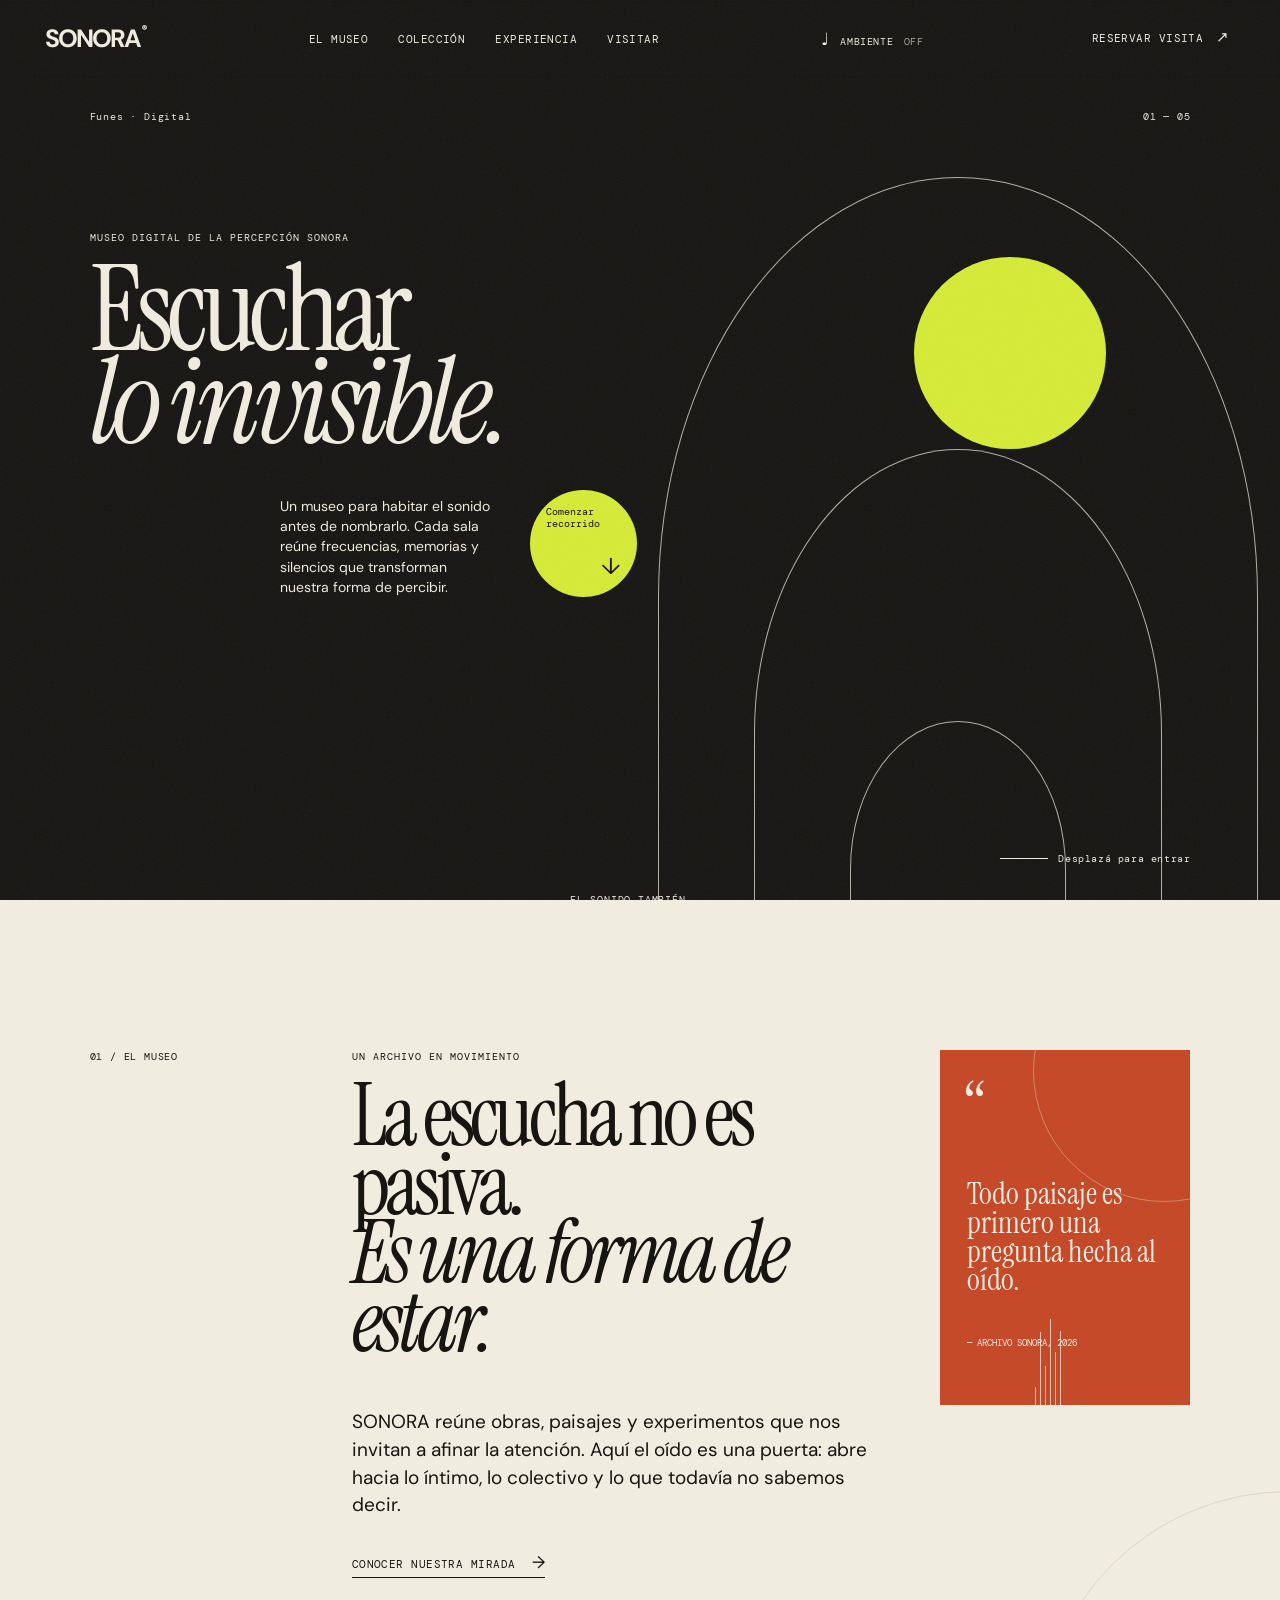
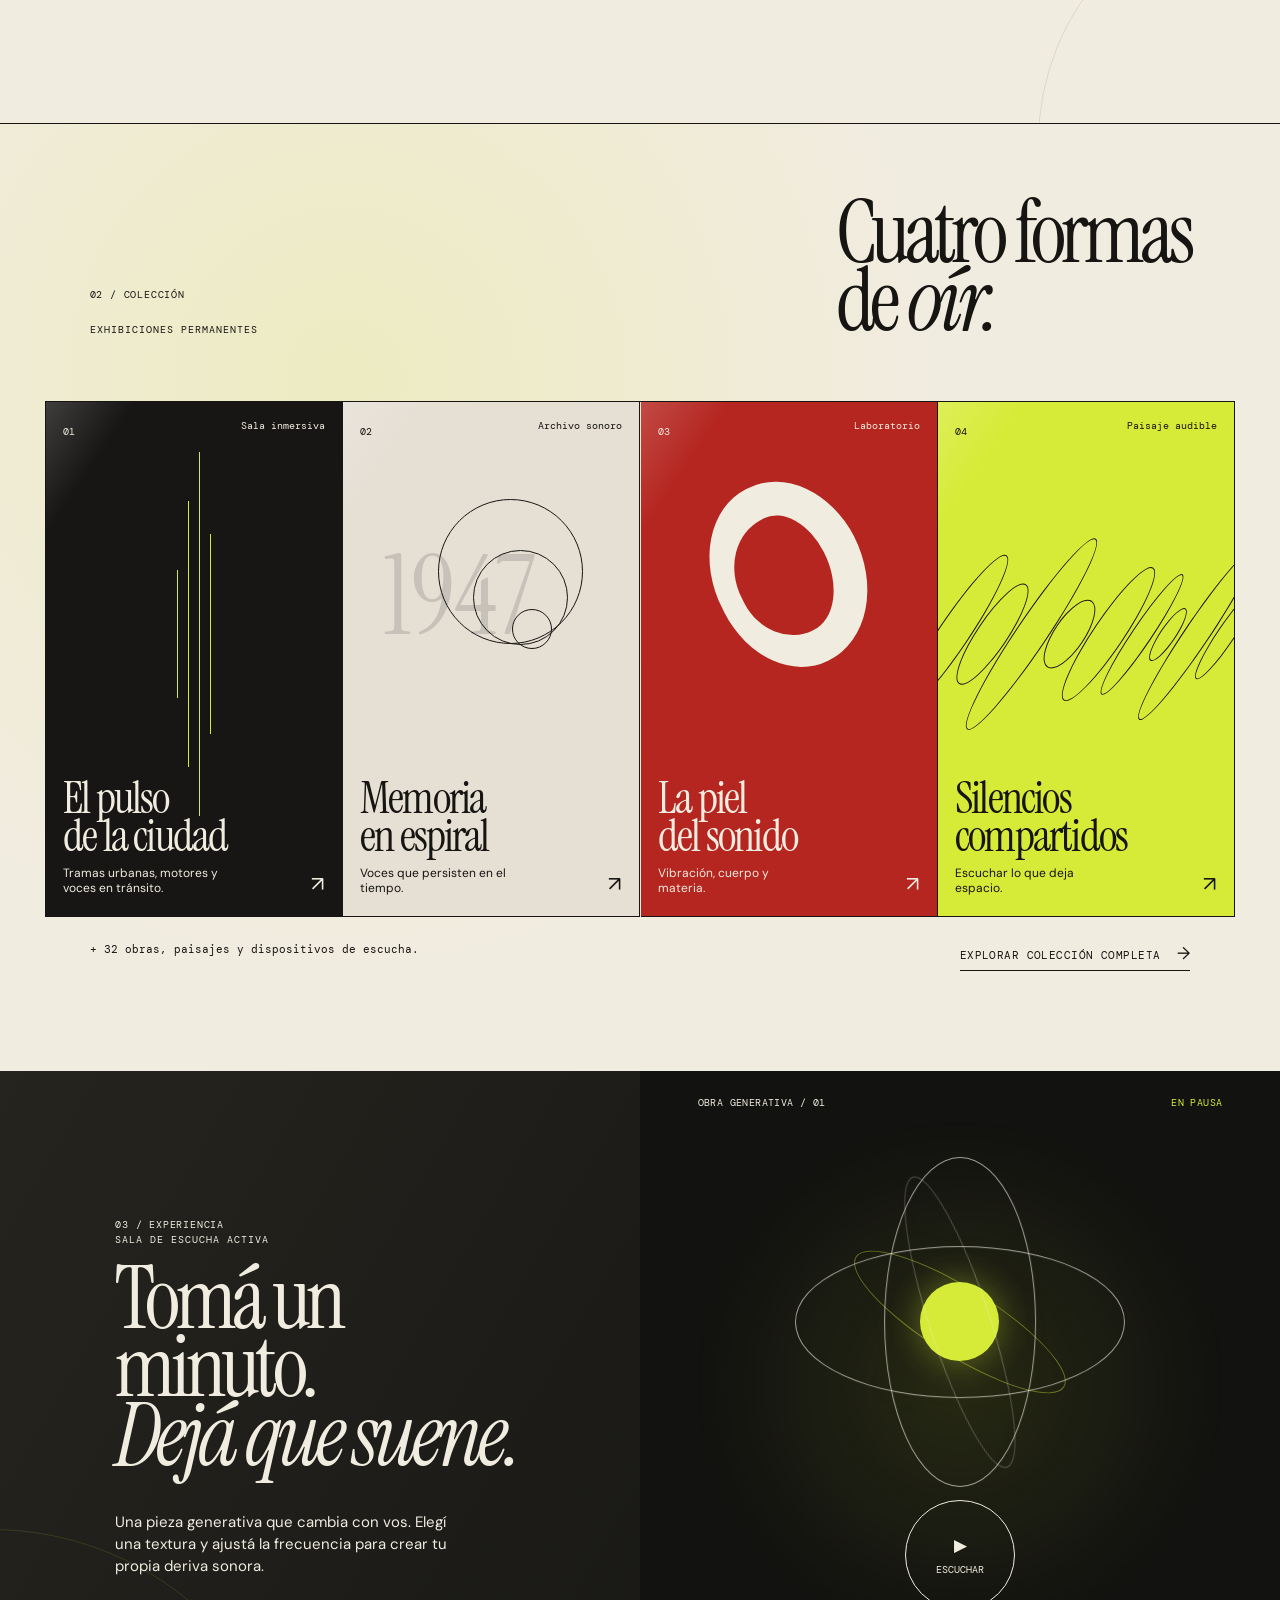
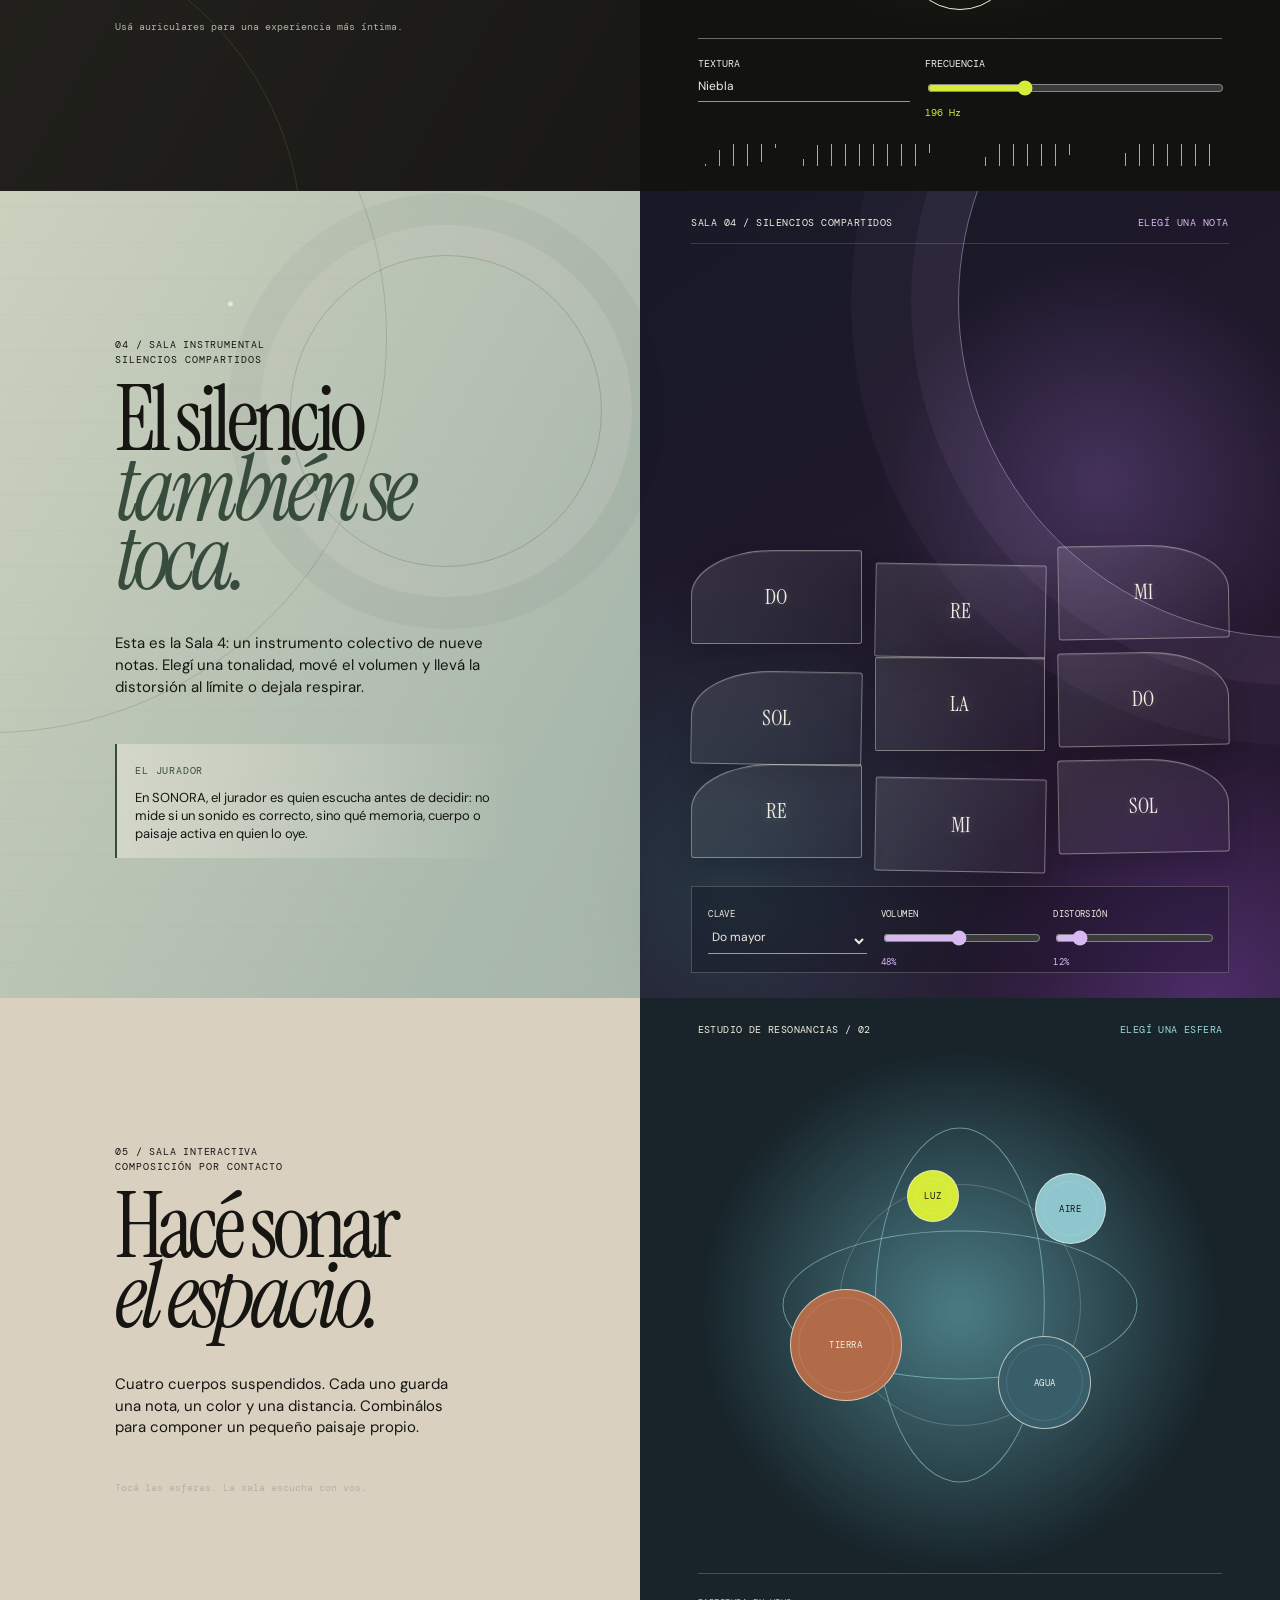
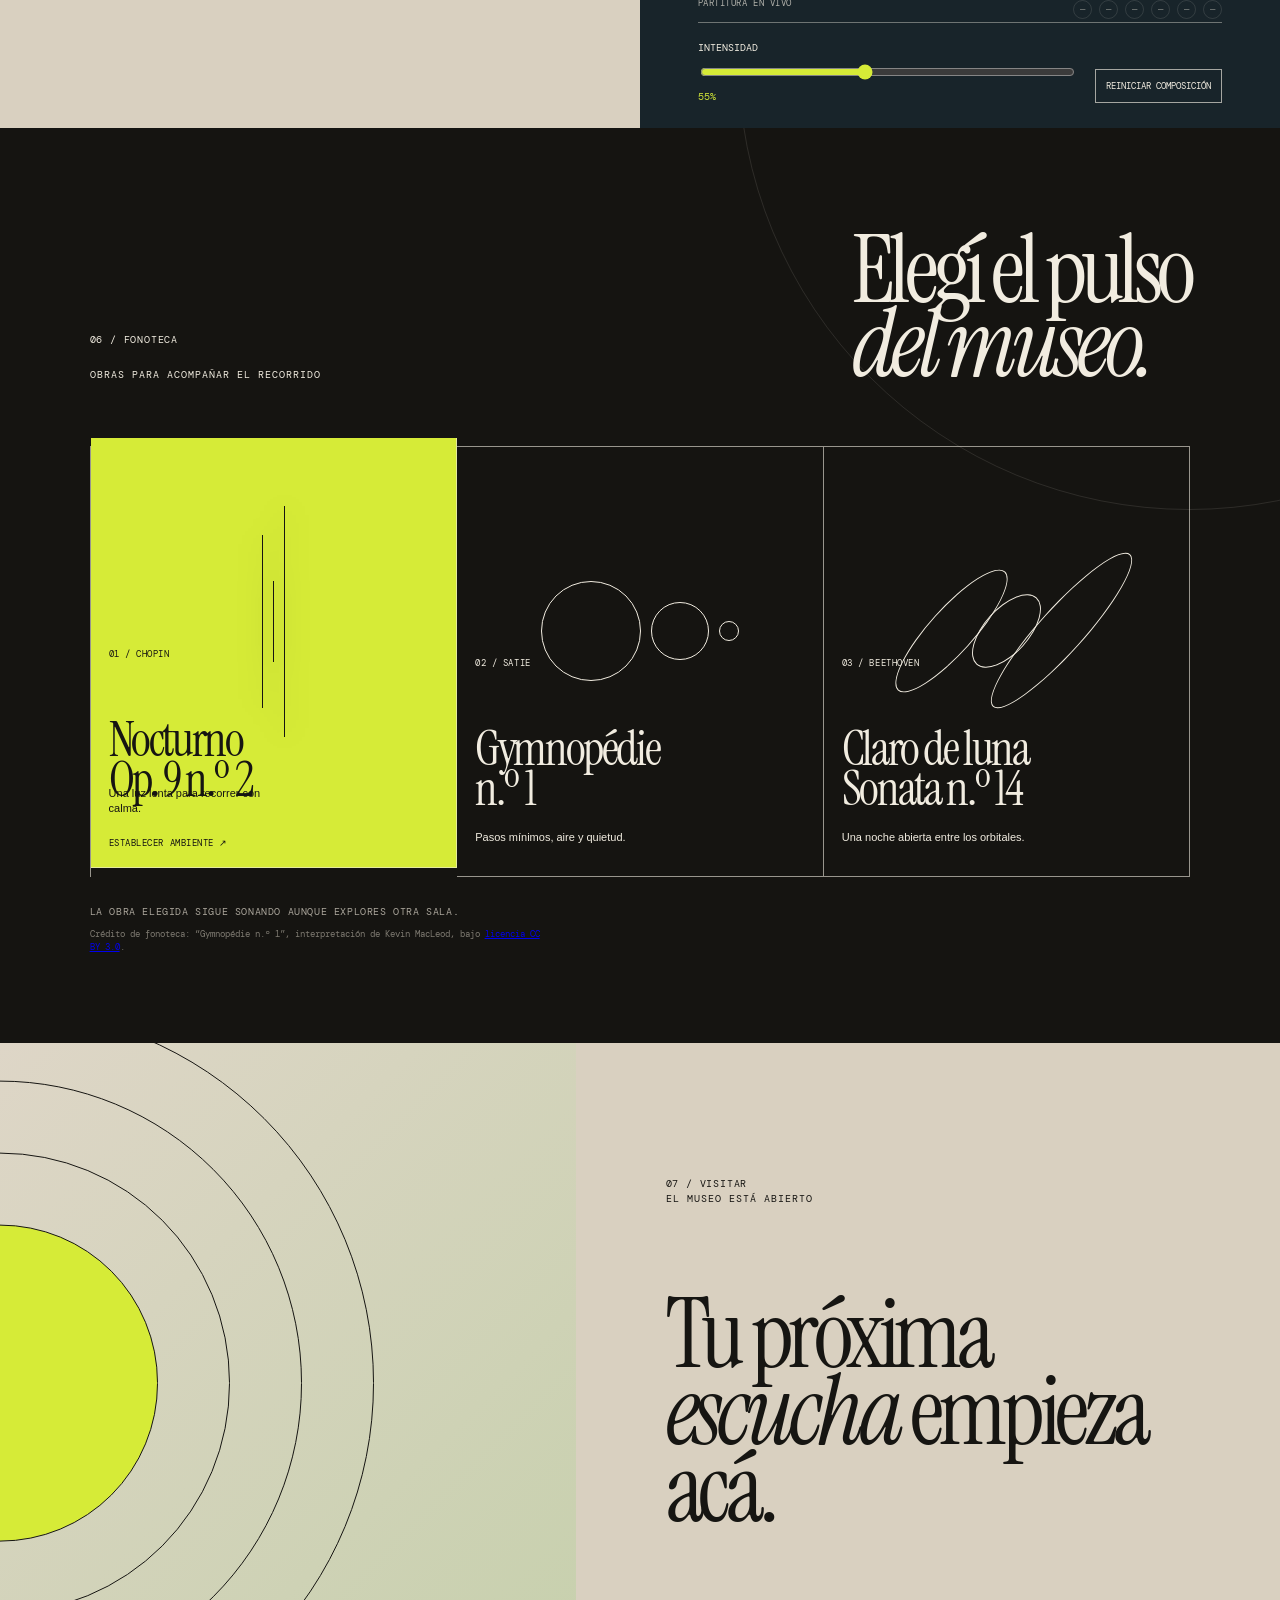
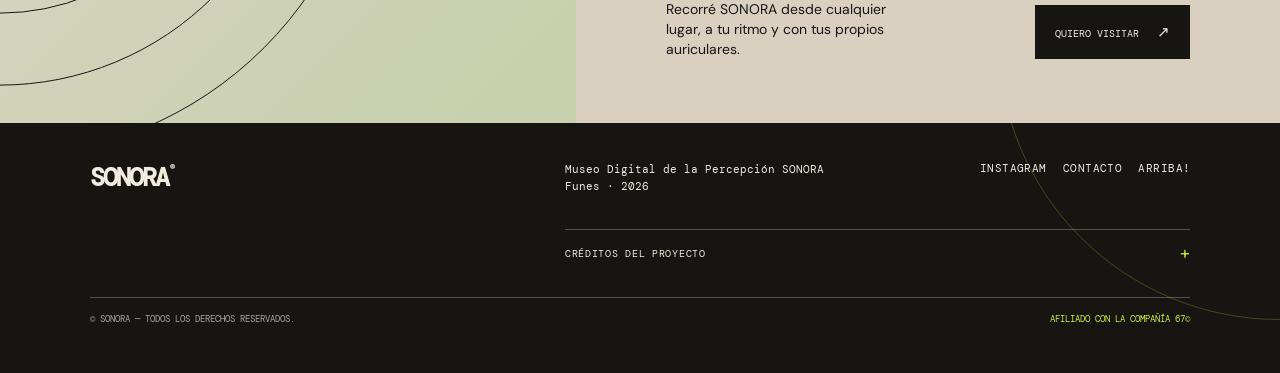
<file: index.html>
<!doctype html>
<html lang="es">
  <head>
    <meta charset="UTF-8" />
    <meta name="viewport" content="width=device-width, initial-scale=1.0" />
    <meta name="theme-color" content="#151411" />
    <meta
      name="description"
      content="Museo Digital de la Percepción Sonora — un archivo vivo para escuchar de otra manera."
    />
    <title>SONORA — Museo digital de la percepción</title>
    <link rel="stylesheet" href="styles.css" />
    <link rel="stylesheet" href="enhancements.css" />
    <link rel="stylesheet" href="experience.css" />
    <link rel="stylesheet" href="soundrooms.css" />
    <link rel="stylesheet" href="polish.css" />
  </head>
  <body>
    <div class="grain" aria-hidden="true"></div>
    <audio id="ambient-music" loop preload="metadata"><source src="https://upload.wikimedia.org/wikipedia/commons/5/50/Nocturne_Op._9_no._2_in_E_flat_major.mp3" type="audio/mpeg" /></audio>
    <header class="site-header">
      <a class="wordmark" href="assets/easter-egg.png" aria-label="SONORA, sorpresa">SONORA<span>®</span></a>
      <button class="menu-toggle" type="button" aria-expanded="false" aria-controls="navigation">
        <span></span><span></span>
        <span class="sr-only">Abrir menú</span>
      </button>
      <nav id="navigation" aria-label="Navegación principal">
        <a href="#museo">El museo</a>
        <a href="#coleccion">Colección</a>
        <a href="#experiencia">Experiencia</a>
        <a href="#visita">Visitar</a>
      </nav>
      <button class="ambient-toggle" id="ambient-toggle" type="button" aria-pressed="false"><span class="ambient-icon">♩</span> Ambiente <b>OFF</b></button>
      <button class="header-cta paywall-open" type="button" data-paywall-open>Reservar visita <span>↗</span></button>
    </header>

    <main>
      <section class="hero" id="inicio" aria-labelledby="hero-title">
        <div class="hero-topline"><span>Funes · Digital</span><span>01 — 05</span></div>
        <div class="hero-content">
          <p class="eyebrow">Museo digital de la percepción sonora</p>
          <h1 id="hero-title">Escuchar<br /><em>lo invisible.</em></h1>
          <div class="hero-intro">
            <p>Un museo para habitar el sonido antes de nombrarlo. Cada sala reúne frecuencias, memorias y silencios que transforman nuestra forma de percibir.</p>
            <a class="circle-link" href="#museo"><span>Comenzar<br />recorrido</span><b>↓</b></a>
          </div>
        </div>
        <div class="hero-art" aria-hidden="true">
          <div class="sun"></div>
          <div class="arch arch-one"></div><div class="arch arch-two"></div><div class="arch arch-three"></div>
          <p>EL SONIDO TAMBIÉN<br />TIENE FORMA</p>
        </div>
        <div class="scroll-cue"><span></span>Desplazá para entrar</div>
      </section>

      <section class="manifesto" id="museo" aria-labelledby="museo-title">
        <div class="section-index">01 / EL MUSEO</div>
        <div class="manifesto-copy">
          <p class="eyebrow">Un archivo en movimiento</p>
          <h2 id="museo-title">La escucha no es pasiva.<br /><em>Es una forma de estar.</em></h2>
          <p class="large-copy">SONORA reúne obras, paisajes y experimentos que nos invitan a afinar la atención. Aquí el oído es una puerta: abre hacia lo íntimo, lo colectivo y lo que todavía no sabemos decir.</p>
          <a class="text-link" href="#coleccion">Conocer nuestra mirada <span>→</span></a>
        </div>
        <aside class="quote-card">
          <span class="quote-mark">“</span>
          <blockquote>Todo paisaje es primero una pregunta hecha al oído.</blockquote>
          <cite>— Archivo SONORA, 2026</cite>
          <div class="quote-lines" aria-hidden="true"><i></i><i></i><i></i><i></i><i></i><i></i></div>
        </aside>
      </section>

      <section class="collection" id="coleccion" aria-labelledby="coleccion-title">
        <div class="section-heading">
          <div><span class="section-index">02 / COLECCIÓN</span><p class="eyebrow">Exhibiciones permanentes</p></div>
          <h2 id="coleccion-title">Cuatro formas<br />de <em>oír.</em></h2>
        </div>
        <div class="room-grid">
          <article class="room room-dark" data-room="01" data-sound="ciudad" tabindex="0">
            <span class="room-number">01</span><span class="room-type">Sala inmersiva</span>
            <div class="room-visual pulse-visual"><i></i><i></i><i></i><i></i></div>
            <h3>El pulso<br />de la ciudad</h3><p>Tramas urbanas, motores y voces en tránsito.</p><span class="room-arrow">↗</span>
          </article>
          <article class="room room-paper" data-room="02" data-sound="memoria" tabindex="0">
            <span class="room-number">02</span><span class="room-type">Archivo sonoro</span>
            <div class="room-visual paper-visual"><span>1947</span><i></i><i></i><i></i></div>
            <h3>Memoria<br />en espiral</h3><p>Voces que persisten en el tiempo.</p><span class="room-arrow">↗</span>
          </article>
          <article class="room room-red" data-room="03" data-sound="cuerpo" tabindex="0">
            <span class="room-number">03</span><span class="room-type">Laboratorio</span>
            <div class="room-visual ear-visual"><div></div></div>
            <h3>La piel<br />del sonido</h3><p>Vibración, cuerpo y materia.</p><span class="room-arrow">↗</span>
          </article>
          <article class="room room-line" data-room="04" data-sound="paisaje" tabindex="0">
            <span class="room-number">04</span><span class="room-type">Paisaje audible</span>
            <div class="room-visual line-visual"><i></i><i></i><i></i><i></i><i></i><i></i><i></i><i></i><i></i></div>
            <h3>Silencios<br />compartidos</h3><p>Escuchar lo que deja espacio.</p><span class="room-arrow">↗</span>
          </article>
        </div>
        <div class="collection-footer"><p>+ 32 obras, paisajes y dispositivos de escucha.</p><a class="text-link" href="coleccion.html">Explorar colección completa <span>→</span></a></div>
      </section>

      <section class="listening-lab" id="experiencia" aria-labelledby="lab-title">
        <div class="lab-copy">
          <span class="section-index">03 / EXPERIENCIA</span>
          <p class="eyebrow">Sala de escucha activa</p>
          <h2 id="lab-title">Tomá un minuto.<br /><em>Dejá que suene.</em></h2>
          <p>Una pieza generativa que cambia con vos. Elegí una textura y ajustá la frecuencia para crear tu propia deriva sonora.</p>
          <p class="small-note">Usá auriculares para una experiencia más íntima.</p>
        </div>
        <div class="sound-console">
          <div class="console-header"><span>OBRA GENERATIVA / 01</span><span id="sound-status" aria-live="polite">EN PAUSA</span></div>
          <div class="sound-orbit" aria-hidden="true"><div class="orbit orbit-a"></div><div class="orbit orbit-b"></div><div class="core"></div></div>
          <button class="play-button" id="play-button" type="button" aria-pressed="false"><span class="play-icon">▶</span><span class="play-label">Escuchar</span></button>
          <div class="sound-controls">
            <label>Textura <select id="texture"><option value="sine">Niebla</option><option value="triangle">Marea</option><option value="sawtooth">Grano</option><option value="square">Pulsar</option><option value="viento">Brisa</option><option value="lluvia">Lluvia lejana</option></select></label>
            <label>Frecuencia <input id="frequency" type="range" min="90" max="420" value="196" /><output id="frequency-output">196 Hz</output></label>
          </div>
          <div class="waveform" id="waveform" aria-hidden="true"></div>
        </div>
      </section>

      <section class="silence-studio" id="sala-cuatro" aria-labelledby="silence-title">
        <div class="silence-copy"><span class="section-index">04 / SALA INSTRUMENTAL</span><p class="eyebrow">Silencios compartidos</p><h2 id="silence-title">El silencio<br /><em>también se toca.</em></h2><p>Esta es la Sala 4: un instrumento colectivo de nueve notas. Elegí una tonalidad, mové el volumen y llevá la distorsión al límite o dejala respirar.</p><div class="jurador-note"><span>EL JURADOR</span><p>En SONORA, el jurador es quien escucha antes de decidir: no mide si un sonido es correcto, sino qué memoria, cuerpo o paisaje activa en quien lo oye.</p></div></div>
        <div class="silence-console" id="silence-console">
          <div class="silence-header"><span>SALA 04 / SILENCIOS COMPARTIDOS</span><span id="silence-status" aria-live="polite">ELEGÍ UNA NOTA</span></div>
          <div class="silence-notes" id="silence-notes">
            <button type="button" class="silence-note" data-step="0">DO</button><button type="button" class="silence-note" data-step="1">RE</button><button type="button" class="silence-note" data-step="2">MI</button><button type="button" class="silence-note" data-step="3">SOL</button><button type="button" class="silence-note" data-step="4">LA</button><button type="button" class="silence-note" data-step="5">DO↑</button><button type="button" class="silence-note" data-step="6">RE↑</button><button type="button" class="silence-note" data-step="7">MI↑</button><button type="button" class="silence-note" data-step="8">SOL↑</button>
          </div>
          <div class="silence-controls"><label>Clave <select id="silence-key"><option value="C">Do mayor</option><option value="D">Re mayor</option><option value="E">Mi mayor</option><option value="F">Fa mayor</option><option value="G">Sol mayor</option><option value="A">La mayor</option></select></label><label>Volumen <input id="silence-volume" type="range" min="0" max="100" value="48" /><output id="silence-volume-output">48%</output></label><label>Distorsión <input id="silence-distortion" type="range" min="0" max="100" value="12" /><output id="silence-distortion-output">12%</output></label></div>
        </div>
      </section>

      <section class="resonance-hall" id="resonancia" aria-labelledby="resonance-title">
        <div class="resonance-copy">
          <span class="section-index">05 / SALA INTERACTIVA</span>
          <p class="eyebrow">Composición por contacto</p>
          <h2 id="resonance-title">Hacé sonar<br /><em>el espacio.</em></h2>
          <p>Cuatro cuerpos suspendidos. Cada uno guarda una nota, un color y una distancia. Combinálos para componer un pequeño paisaje propio.</p>
          <p class="small-note">Tocá las esferas. La sala escucha con vos.</p>
        </div>
        <div class="resonance-console" id="resonance-console">
          <div class="resonance-header"><span>ESTUDIO DE RESONANCIAS / 02</span><span id="resonance-status" aria-live="polite">ELEGÍ UNA ESFERA</span></div>
          <div class="resonance-space" id="resonance-space">
            <button class="resonance-pad pad-one" type="button" data-note="c" aria-label="Activar resonancia tierra"><span>TIERRA</span></button>
            <button class="resonance-pad pad-two" type="button" data-note="e" aria-label="Activar resonancia aire"><span>AIRE</span></button>
            <button class="resonance-pad pad-three" type="button" data-note="g" aria-label="Activar resonancia agua"><span>AGUA</span></button>
            <button class="resonance-pad pad-four" type="button" data-note="b" aria-label="Activar resonancia luz"><span>LUZ</span></button>
            <span class="resonance-ring ring-one" aria-hidden="true"></span><span class="resonance-ring ring-two" aria-hidden="true"></span>
          </div>
          <div class="resonance-score" aria-live="polite"><span class="score-label">PARTITURA EN VIVO</span><div class="score-notes" id="score-notes"><i>—</i><i>—</i><i>—</i><i>—</i><i>—</i><i>—</i></div></div>
          <div class="resonance-controls"><label>Intensidad <input id="resonance-intensity" type="range" min="20" max="100" value="55" /><output id="resonance-output">55%</output></label><button id="resonance-clear" type="button">Reiniciar composición</button></div>
        </div>
      </section>

      <section class="phonotheque" id="fonoteca" aria-labelledby="phonotheque-title">
        <div class="phonotheque-heading"><div><span class="section-index">06 / FONOTECA</span><p class="eyebrow">Obras para acompañar el recorrido</p></div><h2 id="phonotheque-title">Elegí el pulso<br /><em>del museo.</em></h2></div>
        <div class="phonotheque-grid" role="list">
          <button class="track-card is-selected" type="button" data-track="nocturne" role="listitem"><span>01 / CHOPIN</span><div class="track-glyph nocturne-glyph"><i></i><i></i><i></i></div><h3>Nocturno<br />Op. 9 n.º 2</h3><p>Una luz lenta para recorrer con calma.</p><b>ESTABLECER AMBIENTE ↗</b></button>
          <button class="track-card" type="button" data-track="gymnopedie" role="listitem"><span>02 / SATIE</span><div class="track-glyph gymnopedie-glyph"><i></i><i></i><i></i></div><h3>Gymnopédie<br />n.º 1</h3><p>Pasos mínimos, aire y quietud.</p><b>ESTABLECER AMBIENTE ↗</b></button>
          <button class="track-card" type="button" data-track="moonlight" role="listitem"><span>03 / BEETHOVEN</span><div class="track-glyph moonlight-glyph"><i></i><i></i><i></i></div><h3>Claro de luna<br />Sonata n.º 14</h3><p>Una noche abierta entre los orbitales.</p><b>ESTABLECER AMBIENTE ↗</b></button>
        </div>
        <p class="phonotheque-note">La obra elegida sigue sonando aunque explores otra sala.</p>
        <p class="phonotheque-credit" style="font:9px/1.4 var(--mono);max-width:460px;color:#7f7b72;margin:10px 0 0;position:relative;z-index:1">Crédito de fonoteca: “Gymnopédie n.º 1”, interpretación de Kevin MacLeod, bajo <a href="https://creativecommons.org/licenses/by/3.0/" target="_blank" rel="noreferrer">licencia CC BY 3.0</a>.</p>
      </section>

      <section class="visit" id="visita" aria-labelledby="visita-title">
        <div class="visit-art" aria-hidden="true"><div class="ripple r1"></div><div class="ripple r2"></div><div class="ripple r3"></div><div class="ripple r4"></div></div>
        <div class="visit-content">
          <div><span class="section-index">07 / VISITAR</span><p class="eyebrow">El museo está abierto</p></div>
          <h2 id="visita-title">Tu próxima<br /><em>escucha</em> empieza acá.</h2>
          <div class="visit-bottom"><p>Recorré SONORA desde cualquier lugar, a tu ritmo y con tus propios auriculares.</p><button class="button-light paywall-open" type="button" data-paywall-open>Quiero visitar <span>↗</span></button></div>
        </div>
      </section>
    </main>

    <dialog class="visit-paywall" id="visit-paywall" aria-labelledby="paywall-title">
      <button class="paywall-close" type="button" data-paywall-close aria-label="Cerrar">×</button>
      <p class="eyebrow">Acceso digital al museo</p><h2 id="paywall-title">Disfrutá de la belleza<br />del sonido <em>desde cualquier lugar.</em></h2>
      <p>Una entrada abre el recorrido completo, la fonoteca y las salas de escucha activas. Elegí tu propio ritmo, desde donde estés.</p>
      <div class="paywall-price"><span>ACCESO INDIVIDUAL</span><strong>US$ 2.99</strong></div>
      <a class="paywall-buy" href="visitar.html">Continuar con el acceso <span>↗</span></a>
      <small>No se procesa ningún pago en este sitio de demostración.</small>
    </dialog>

    <footer>
      <a class="wordmark" href="#inicio">SONORA<span>®</span></a>
      <p>Museo Digital de la Percepción SONORA<br />Funes · 2026</p>
      <div class="footer-links"><a href="https://instagram.com/fran.dubua/" target="_blank" rel="noreferrer">Instagram</a><a href="mailto:riojinzxc@gmail.com">Contacto</a><a href="#inicio">Arriba!</a></div>
      <details class="credits"><summary>Créditos del proyecto <span>+</span></summary><dl><div><dt>Director del Proyecto</dt><dd>Dubois Francisco</dd></div><div><dt>Programador Principal</dt><dd>Dubois Francisco</dd></div><div><dt>Desarrollador web</dt><dd>Da Campo Santiago</dd></div><div><dt>Diseñador UX/UI</dt><dd>Da Campo Santiago</dd></div><div><dt>Diseñador gráfico</dt><dd>Da Campo Santiago, Gemini, ChatGPT</dd></div><div><dt>Director creativo</dt><dd>Da Campo Santiago</dd></div><div><dt>Investigación y contenido</dt><dd>Dubois Francisco, ChatGPT</dd></div><div><dt>Edición de audio</dt><dd>Dubois Francisco</dd></div><div><dt>Testing</dt><dd>Da Campo Santiago, Mosto Joaquín</dd></div><div><dt>Agradecimientos</dt><dd>Soledad Lanzini, 4to "B"</dd></div></dl></details>
      <small><span>© SONORA — Todos los derechos reservados.</span><span class="affiliate">Afiliado con la Compañía 67©</span></small>
    </footer>
    <script src="museum-sounds.js"></script>
    <script src="ambient.js"></script>
    <script src="script.js"></script>
  </body>
</html>
</file>
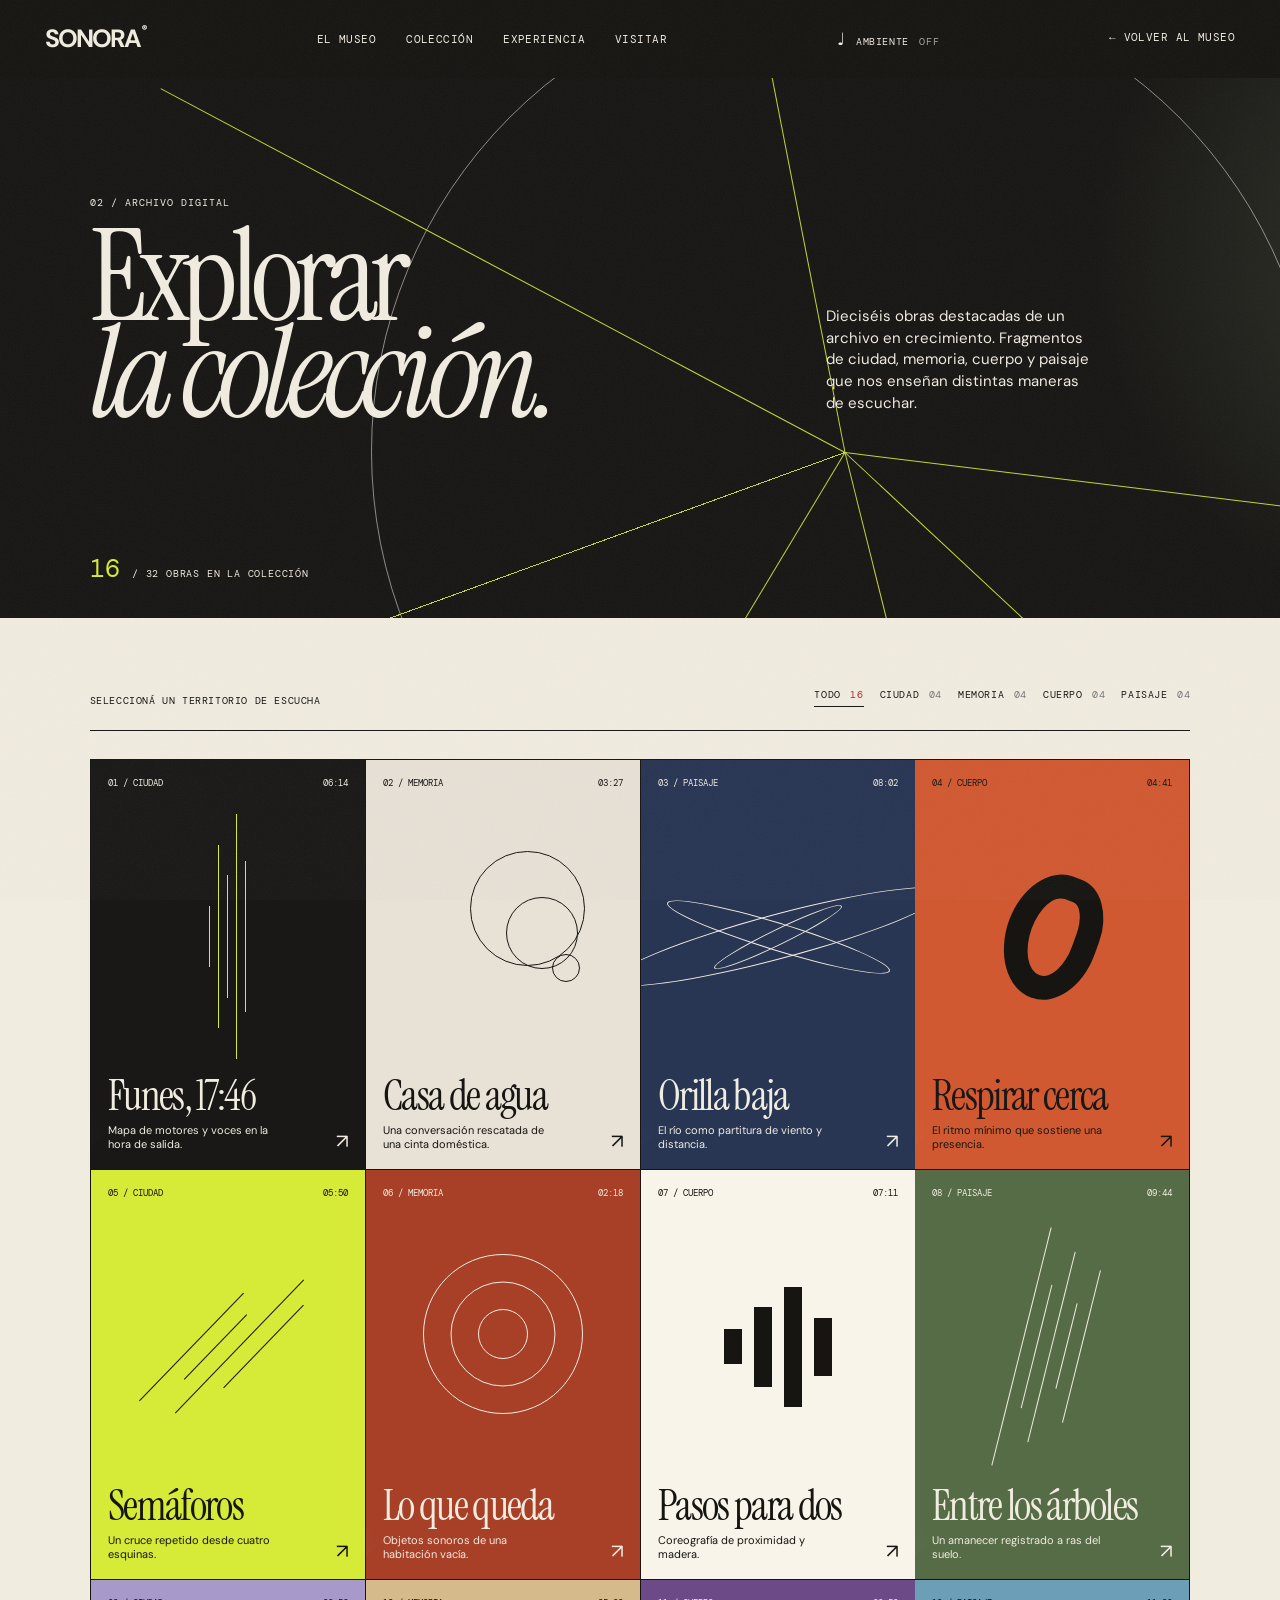
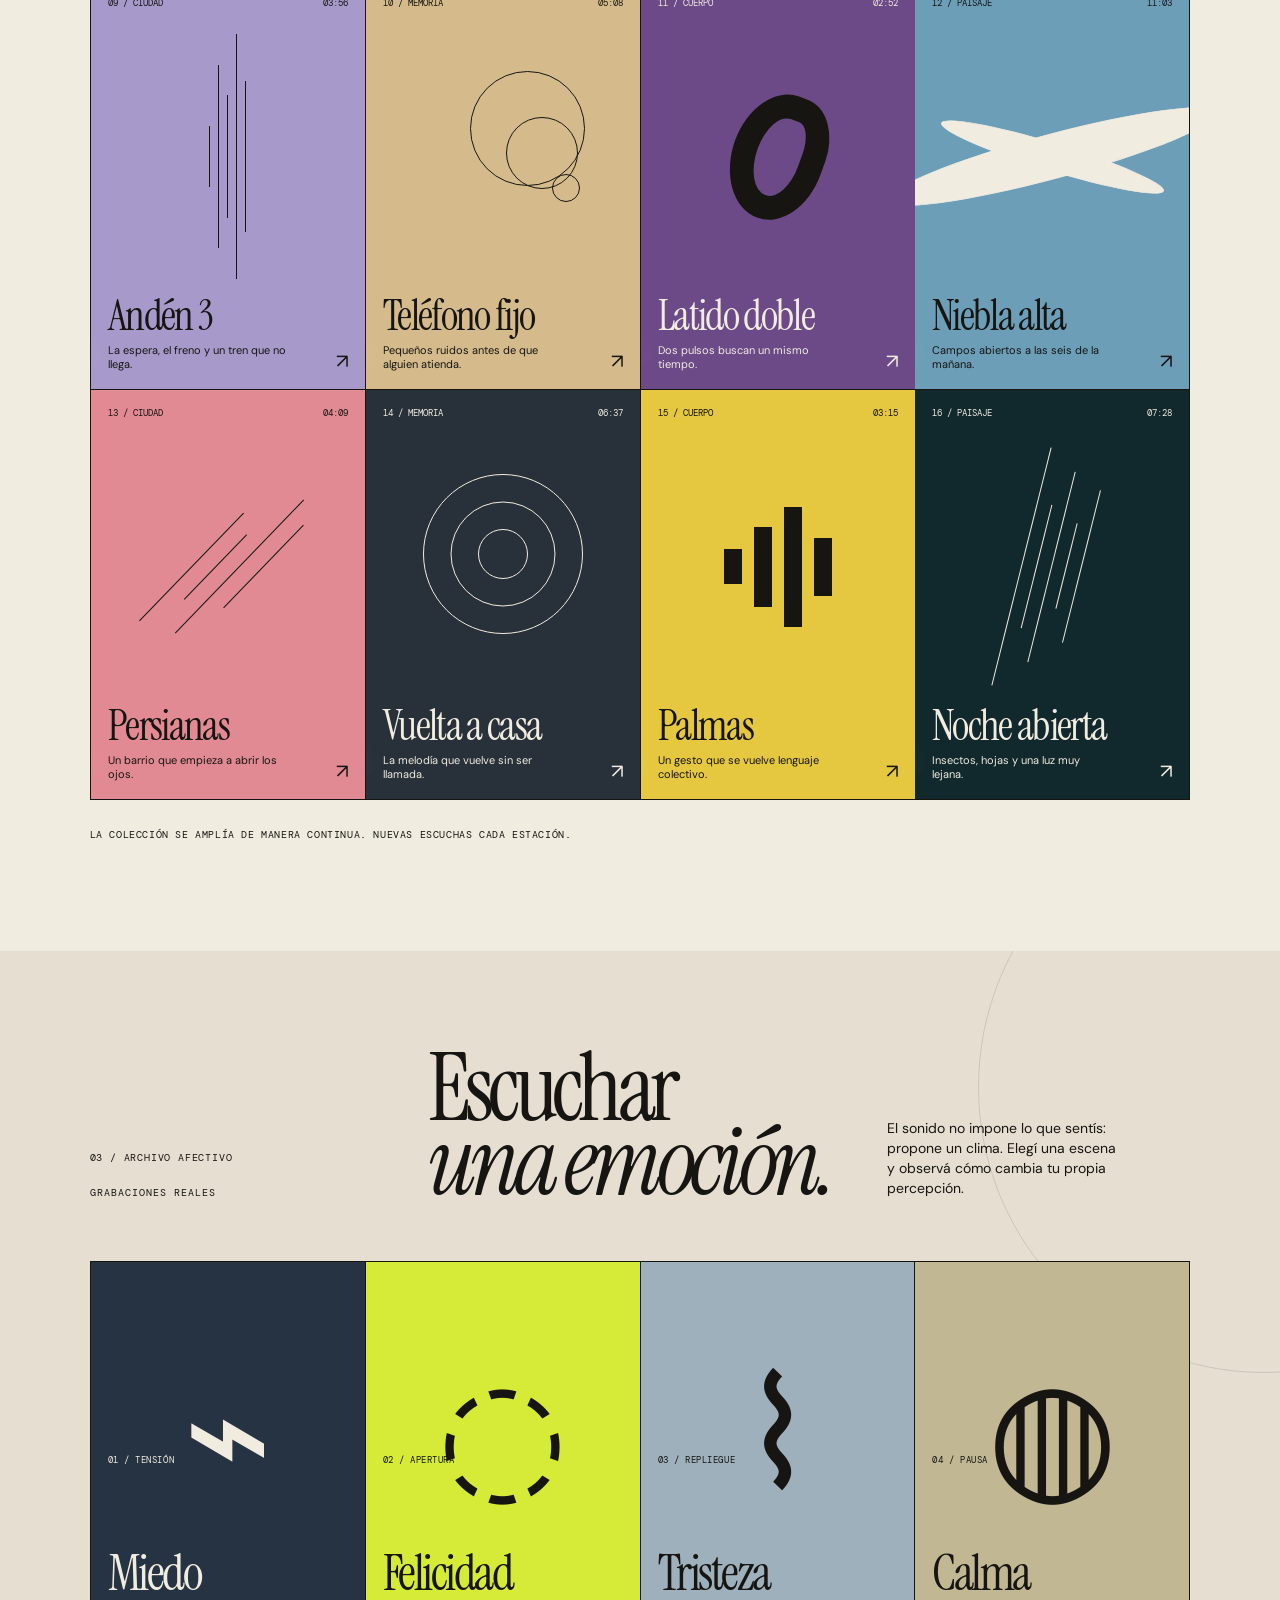
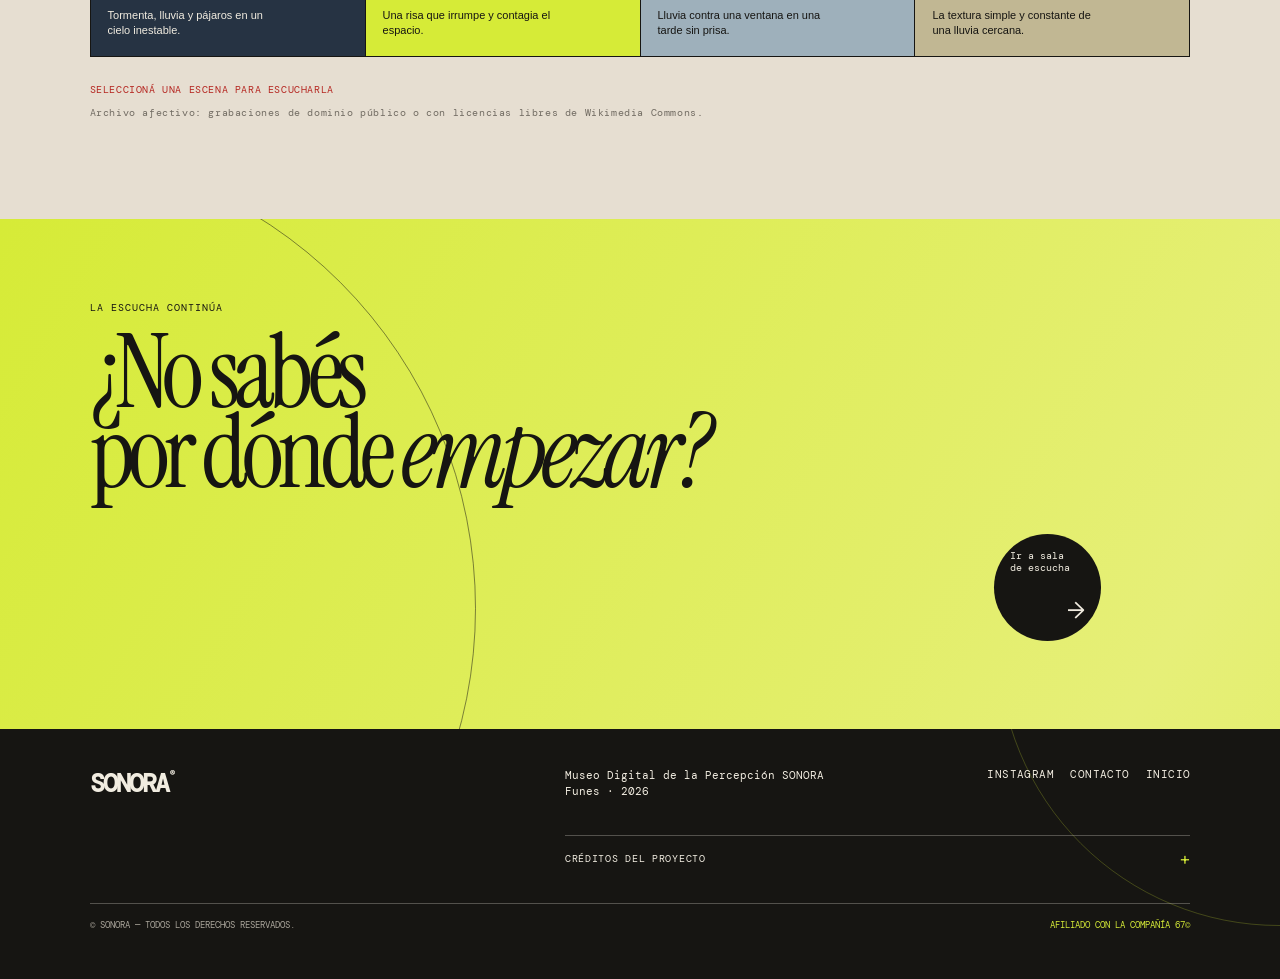
<file: coleccion.html>
<!doctype html>
<html lang="es">
  <head>
    <meta charset="UTF-8" />
    <meta name="viewport" content="width=device-width, initial-scale=1.0" />
    <meta name="theme-color" content="#171614" />
    <meta name="description" content="Colección completa del Museo Digital de la Percepción Sonora." />
    <title>Archivo — SONORA</title>
    <link rel="stylesheet" href="styles.css" />
    <link rel="stylesheet" href="enhancements.css" />
    <link rel="stylesheet" href="experience.css" />
    <link rel="stylesheet" href="soundrooms.css" />
    <link rel="stylesheet" href="polish.css" />
  </head>
  <body class="collection-page">
    <div class="grain" aria-hidden="true"></div>
    <audio id="ambient-music" loop preload="metadata"><source src="https://upload.wikimedia.org/wikipedia/commons/5/50/Nocturne_Op._9_no._2_in_E_flat_major.mp3" type="audio/mpeg" /></audio>
    <header class="site-header collection-header">
      <a class="wordmark" href="assets/easter-egg.png" aria-label="SONORA, sorpresa">SONORA<span>®</span></a>
      <button class="menu-toggle" type="button" aria-expanded="false" aria-controls="navigation"><span></span><span></span><span class="sr-only">Abrir menú</span></button>
      <nav id="navigation" aria-label="Navegación principal">
        <a href="index.html#museo">El museo</a><a href="coleccion.html" aria-current="page">Colección</a><a href="index.html#experiencia">Experiencia</a><a href="visitar.html">Visitar</a>
      </nav>
      <button class="ambient-toggle" id="ambient-toggle" type="button" aria-pressed="false"><span class="ambient-icon">♩</span> Ambiente <b>OFF</b></button>
      <a class="header-cta" href="index.html">← Volver al museo</a>
    </header>
    <main>
      <section class="archive-hero" aria-labelledby="archive-title">
        <p class="eyebrow">02 / Archivo digital</p>
        <div class="archive-title-row"><h1 id="archive-title">Explorar<br /><em>la colección.</em></h1><p>Dieciséis obras destacadas de un archivo en crecimiento. Fragmentos de ciudad, memoria, cuerpo y paisaje que nos enseñan distintas maneras de escuchar.</p></div>
        <div class="archive-counter"><span id="work-count">16</span> / 32 obras en la colección</div>
        <div class="archive-line" aria-hidden="true"><i></i><i></i><i></i><i></i><i></i><i></i><i></i></div>
      </section>
      <section class="archive-content" aria-label="Obras de la colección">
        <div class="archive-toolbar"><p>Seleccioná un territorio de escucha</p><div class="filters" role="group" aria-label="Filtrar colección">
          <button class="filter active" type="button" data-filter="all">Todo <span>16</span></button><button class="filter" type="button" data-filter="ciudad">Ciudad <span>04</span></button><button class="filter" type="button" data-filter="memoria">Memoria <span>04</span></button><button class="filter" type="button" data-filter="cuerpo">Cuerpo <span>04</span></button><button class="filter" type="button" data-filter="paisaje">Paisaje <span>04</span></button>
        </div></div>
        <div class="archive-grid">
          <article class="archive-work work-charcoal" data-category="ciudad" tabindex="0"><div class="work-meta"><span>01 / CIUDAD</span><span>06:14</span></div><div class="art-bars" aria-hidden="true"><i></i><i></i><i></i><i></i><i></i></div><div><h2>Funes, 17:46</h2><p>Mapa de motores y voces en la hora de salida.</p></div><span class="work-open">↗</span></article>
          <article class="archive-work work-bone" data-category="memoria" tabindex="0"><div class="work-meta"><span>02 / MEMORIA</span><span>03:27</span></div><div class="art-circles" aria-hidden="true"><i></i><i></i><i></i></div><div><h2>Casa de agua</h2><p>Una conversación rescatada de una cinta doméstica.</p></div><span class="work-open">↗</span></article>
          <article class="archive-work work-blue" data-category="paisaje" tabindex="0"><div class="work-meta"><span>03 / PAISAJE</span><span>08:02</span></div><div class="art-tide" aria-hidden="true"><i></i><i></i><i></i></div><div><h2>Orilla baja</h2><p>El río como partitura de viento y distancia.</p></div><span class="work-open">↗</span></article>
          <article class="archive-work work-orange" data-category="cuerpo" tabindex="0"><div class="work-meta"><span>04 / CUERPO</span><span>04:41</span></div><div class="art-body" aria-hidden="true"><i></i></div><div><h2>Respirar cerca</h2><p>El ritmo mínimo que sostiene una presencia.</p></div><span class="work-open">↗</span></article>
          <article class="archive-work work-acid" data-category="ciudad" tabindex="0"><div class="work-meta"><span>05 / CIUDAD</span><span>05:50</span></div><div class="art-gridline" aria-hidden="true"><i></i><i></i><i></i><i></i></div><div><h2>Semáforos</h2><p>Un cruce repetido desde cuatro esquinas.</p></div><span class="work-open">↗</span></article>
          <article class="archive-work work-rust" data-category="memoria" tabindex="0"><div class="work-meta"><span>06 / MEMORIA</span><span>02:18</span></div><div class="art-spiral" aria-hidden="true"><i></i><i></i><i></i></div><div><h2>Lo que queda</h2><p>Objetos sonoros de una habitación vacía.</p></div><span class="work-open">↗</span></article>
          <article class="archive-work work-cream" data-category="cuerpo" tabindex="0"><div class="work-meta"><span>07 / CUERPO</span><span>07:11</span></div><div class="art-steps" aria-hidden="true"><i></i><i></i><i></i><i></i></div><div><h2>Pasos para dos</h2><p>Coreografía de proximidad y madera.</p></div><span class="work-open">↗</span></article>
          <article class="archive-work work-green" data-category="paisaje" tabindex="0"><div class="work-meta"><span>08 / PAISAJE</span><span>09:44</span></div><div class="art-forest" aria-hidden="true"><i></i><i></i><i></i><i></i><i></i></div><div><h2>Entre los árboles</h2><p>Un amanecer registrado a ras del suelo.</p></div><span class="work-open">↗</span></article>
          <article class="archive-work work-lilac" data-category="ciudad" tabindex="0"><div class="work-meta"><span>09 / CIUDAD</span><span>03:56</span></div><div class="art-bars" aria-hidden="true"><i></i><i></i><i></i><i></i><i></i></div><div><h2>Andén 3</h2><p>La espera, el freno y un tren que no llega.</p></div><span class="work-open">↗</span></article>
          <article class="archive-work work-sand" data-category="memoria" tabindex="0"><div class="work-meta"><span>10 / MEMORIA</span><span>05:08</span></div><div class="art-circles" aria-hidden="true"><i></i><i></i><i></i></div><div><h2>Teléfono fijo</h2><p>Pequeños ruidos antes de que alguien atienda.</p></div><span class="work-open">↗</span></article>
          <article class="archive-work work-violet" data-category="cuerpo" tabindex="0"><div class="work-meta"><span>11 / CUERPO</span><span>02:52</span></div><div class="art-body" aria-hidden="true"><i></i></div><div><h2>Latido doble</h2><p>Dos pulsos buscan un mismo tiempo.</p></div><span class="work-open">↗</span></article>
          <article class="archive-work work-sky" data-category="paisaje" tabindex="0"><div class="work-meta"><span>12 / PAISAJE</span><span>11:03</span></div><div class="art-tide" aria-hidden="true"><i></i><i></i><i></i></div><div><h2>Niebla alta</h2><p>Campos abiertos a las seis de la mañana.</p></div><span class="work-open">↗</span></article>
          <article class="archive-work work-pink" data-category="ciudad" tabindex="0"><div class="work-meta"><span>13 / CIUDAD</span><span>04:09</span></div><div class="art-gridline" aria-hidden="true"><i></i><i></i><i></i><i></i></div><div><h2>Persianas</h2><p>Un barrio que empieza a abrir los ojos.</p></div><span class="work-open">↗</span></article>
          <article class="archive-work work-ink" data-category="memoria" tabindex="0"><div class="work-meta"><span>14 / MEMORIA</span><span>06:37</span></div><div class="art-spiral" aria-hidden="true"><i></i><i></i><i></i></div><div><h2>Vuelta a casa</h2><p>La melodía que vuelve sin ser llamada.</p></div><span class="work-open">↗</span></article>
          <article class="archive-work work-yellow" data-category="cuerpo" tabindex="0"><div class="work-meta"><span>15 / CUERPO</span><span>03:15</span></div><div class="art-steps" aria-hidden="true"><i></i><i></i><i></i><i></i></div><div><h2>Palmas</h2><p>Un gesto que se vuelve lenguaje colectivo.</p></div><span class="work-open">↗</span></article>
          <article class="archive-work work-night" data-category="paisaje" tabindex="0"><div class="work-meta"><span>16 / PAISAJE</span><span>07:28</span></div><div class="art-forest" aria-hidden="true"><i></i><i></i><i></i><i></i><i></i></div><div><h2>Noche abierta</h2><p>Insectos, hojas y una luz muy lejana.</p></div><span class="work-open">↗</span></article>
        </div>
        <p class="archive-note">La colección se amplía de manera continua. Nuevas escuchas cada estación.</p>
      </section>
      <section class="emotion-archive" aria-labelledby="emotion-title">
        <div class="emotion-heading"><div><span class="section-index">03 / ARCHIVO AFECTIVO</span><p class="eyebrow">Grabaciones reales</p></div><h2 id="emotion-title">Escuchar<br /><em>una emoción.</em></h2><p>El sonido no impone lo que sentís: propone un clima. Elegí una escena y observá cómo cambia tu propia percepción.</p></div>
        <audio id="emotion-player" preload="none"></audio>
        <div class="emotion-grid">
          <button class="emotion-card emotion-fear" type="button" data-emotion="miedo"><span>01 / TENSIÓN</span><div class="emotion-mark">⌁</div><h3>Miedo</h3><p>Tormenta, lluvia y pájaros en un cielo inestable.</p><b>ESCUCHAR ↗</b></button>
          <button class="emotion-card emotion-joy" type="button" data-emotion="felicidad"><span>02 / APERTURA</span><div class="emotion-mark">◌</div><h3>Felicidad</h3><p>Una risa que irrumpe y contagia el espacio.</p><b>ESCUCHAR ↗</b></button>
          <button class="emotion-card emotion-sad" type="button" data-emotion="tristeza"><span>03 / REPLIEGUE</span><div class="emotion-mark">⌇</div><h3>Tristeza</h3><p>Lluvia contra una ventana en una tarde sin prisa.</p><b>ESCUCHAR ↗</b></button>
          <button class="emotion-card emotion-calm" type="button" data-emotion="calma"><span>04 / PAUSA</span><div class="emotion-mark">◍</div><h3>Calma</h3><p>La textura simple y constante de una lluvia cercana.</p><b>ESCUCHAR ↗</b></button>
        </div>
        <p class="emotion-status" id="emotion-status" aria-live="polite">SELECCIONÁ UNA ESCENA PARA ESCUCHARLA</p>
        <p class="emotion-credit">Archivo afectivo: grabaciones de dominio público o con licencias libres de Wikimedia Commons.</p>
      </section>
      <section class="archive-cta"><p class="eyebrow">La escucha continúa</p><h2>¿No sabés<br />por dónde <em>empezar?</em></h2><a class="circle-link" href="index.html#experiencia"><span>Ir a sala<br />de escucha</span><b>→</b></a></section>
    </main>
    <footer><a class="wordmark" href="index.html">SONORA<span>®</span></a><p>Museo Digital de la Percepción SONORA<br />Funes · 2026</p><div class="footer-links"><a href="https://instagram.com/fran.dubua/" target="_blank" rel="noreferrer">Instagram</a><a href="mailto:riojinzxc@gmail.com">Contacto</a><a href="index.html">Inicio</a></div><details class="credits"><summary>Créditos del proyecto <span>+</span></summary><dl><div><dt>Director del Proyecto</dt><dd>Dubois Francisco</dd></div><div><dt>Programador Principal</dt><dd>Dubois Francisco</dd></div><div><dt>Desarrollador web</dt><dd>Da Campo Santiago</dd></div><div><dt>Diseñador UX/UI</dt><dd>Da Campo Santiago</dd></div><div><dt>Diseñador gráfico</dt><dd>Da Campo Santiago, Gemini, ChatGPT</dd></div><div><dt>Director creativo</dt><dd>Da Campo Santiago</dd></div><div><dt>Investigación y contenido</dt><dd>Dubois Francisco, ChatGPT</dd></div><div><dt>Edición de audio</dt><dd>Dubois Francisco</dd></div><div><dt>Testing</dt><dd>Da Campo Santiago, Mosto Joaquín</dd></div><div><dt>Agradecimientos</dt><dd>Soledad Lanzini, 4to "B"</dd></div></dl></details><small><span>© SONORA — Todos los derechos reservados.</span><span class="affiliate">Afiliado con la Compañía 67©</span></small></footer>
    <script src="museum-sounds.js"></script>
    <script src="ambient.js"></script>
    <script src="emotion-sounds.js"></script>
    <script src="coleccion.js"></script>
  </body>
</html>
</file>
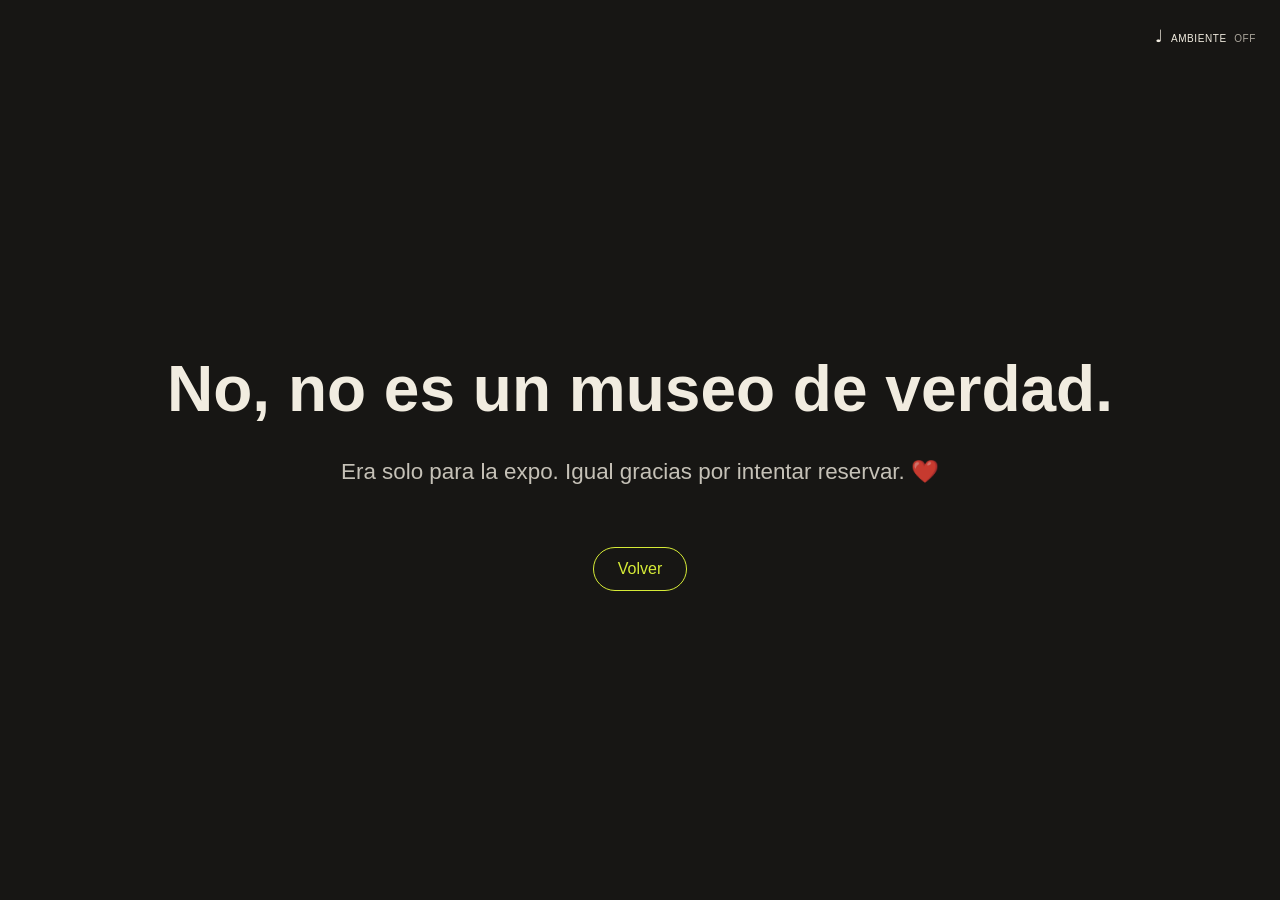
<file: visitar.html>
<!DOCTYPE html>
<html lang="es">
<head>
    <meta charset="UTF-8">
    <meta name="viewport" content="width=device-width, initial-scale=1.0">
    <title>Ups...</title>
    <link rel="stylesheet" href="enhancements.css" />

    <style>
        body{
            margin:0;
            height:100vh;
            display:flex;
            justify-content:center;
            align-items:center;
            flex-direction:column;
            background:#171614;
            color:#f1ece0;
            font-family:Arial, sans-serif;
            text-align:center;
            --mono: Arial, sans-serif;
            --acid:#d6eb37;
        }

        h1{
            font-size:4rem;
            margin-bottom:10px;
        }

        p{
            font-size:1.4rem;
            opacity:.8;
        }

        a{
            margin-top:40px;
            color:#d6eb37;
            text-decoration:none;
            border:1px solid #d6eb37;
            padding:12px 24px;
            border-radius:999px;
        }

        a:hover{
            background:#d6eb37;
            color:#171614;
        }

        .visit-ambient{position:fixed;right:24px;top:20px;color:#f1ece0;z-index:2}
    </style>
</head>
<body>

<audio id="ambient-music" loop preload="metadata"><source src="https://upload.wikimedia.org/wikipedia/commons/5/50/Nocturne_Op._9_no._2_in_E_flat_major.mp3" type="audio/mpeg" /></audio>
<button class="ambient-toggle visit-ambient" id="ambient-toggle" type="button" aria-pressed="false"><span class="ambient-icon">♩</span> Ambiente <b>OFF</b></button>

<h1>No, no es un museo de verdad.</h1>

<p>Era solo para la expo. Igual gracias por intentar reservar. ❤️</p>

<a href="index.html">Volver</a>

<script src="ambient.js"></script>

</body>
</html>
</file>
<file: styles.css>
@import url('https://fonts.googleapis.com/css2?family=DM+Mono&family=DM+Sans:wght@400;500;700&family=Instrument+Serif:ital@0;1&display=swap');

:root{--ink:#161512;--cream:#f1ece0;--paper:#d9d0c0;--acid:#d6eb37;--rust:#c44a29;--red:#b52620;--mono:'DM Mono',monospace;--sans:'DM Sans',sans-serif;--serif:'Instrument Serif',Georgia,serif}*{box-sizing:border-box}html{scroll-behavior:smooth}body{margin:0;background:var(--cream);color:var(--ink);font-family:var(--sans);font-size:16px}.grain{position:fixed;inset:0;z-index:20;pointer-events:none;opacity:.055;background-image:url("data:image/svg+xml,%3Csvg viewBox='0 0 180 180' xmlns='http://www.w3.org/2000/svg'%3E%3Cfilter id='n'%3E%3CfeTurbulence type='fractalNoise' baseFrequency='.95' numOctaves='4' stitchTiles='stitch'/%3E%3C/filter%3E%3Crect width='100%25' height='100%25' filter='url(%23n)' opacity='.9'/%3E%3C/svg%3E")}.site-header{height:78px;padding:0 3.5vw;display:flex;align-items:center;justify-content:space-between;border-bottom:1px solid rgba(22,21,18,.24);position:absolute;left:0;right:0;z-index:4;color:var(--cream)}.wordmark{font-weight:700;letter-spacing:-.08em;font-size:25px;text-decoration:none;color:inherit}.wordmark span{font-family:var(--mono);font-size:8px;vertical-align:top;letter-spacing:0;margin-left:2px}.site-header nav{display:flex;gap:30px}.site-header nav a,.header-cta,footer a{font:11px var(--mono);color:inherit;text-decoration:none;text-transform:uppercase;letter-spacing:.04em}.header-cta{border-bottom:1px solid currentColor;padding-bottom:4px}.header-cta span{font-size:15px;margin-left:5px}.menu-toggle{display:none}.hero{min-height:800px;height:100vh;position:relative;overflow:hidden;background:#171614;color:var(--cream);padding:110px 7vw 38px}.hero-topline{font:10px var(--mono);display:flex;justify-content:space-between;letter-spacing:.08em}.hero-content{position:relative;z-index:2;margin-top:clamp(60px,12vh,150px);max-width:760px}.eyebrow{font:10px var(--mono);text-transform:uppercase;letter-spacing:.1em;margin:0 0 19px}.hero h1,h2{font:clamp(65px,9.4vw,150px)/.77 var(--serif);letter-spacing:-.055em;font-weight:400;margin:0}.hero h1 em,h2 em{font-weight:400}.hero-intro{display:flex;align-items:end;gap:35px;margin:42px 0 0 25%;max-width:480px}.hero-intro p{font-size:14px;line-height:1.45;margin:0;max-width:215px}.circle-link{display:flex;flex:none;width:107px;height:107px;border-radius:50%;background:var(--acid);color:var(--ink);padding:16px;text-decoration:none;justify-content:space-between;flex-direction:column;font:10px/1.2 var(--mono)}.circle-link b{font:23px var(--sans);align-self:flex-end}.hero-art{position:absolute;right:-7vw;bottom:-13vh;width:min(64vw,800px);height:min(64vw,800px)}.sun{background:var(--acid);width:24%;aspect-ratio:1;border-radius:50%;position:absolute;top:5%;left:43%;z-index:1}.arch{position:absolute;border:1px solid rgba(241,236,224,.72);border-bottom:0;border-radius:50% 50% 0 0}.arch-one{width:75%;height:105%;bottom:0;left:11%}.arch-two{width:51%;height:71%;bottom:0;left:23%}.arch-three{width:27%;height:37%;bottom:0;left:35%}.hero-art p{position:absolute;z-index:2;bottom:11%;left:0;font:10px/1.25 var(--mono);letter-spacing:.08em}.scroll-cue{position:absolute;bottom:35px;right:7vw;font:10px var(--mono);letter-spacing:.06em;display:flex;align-items:center;gap:10px}.scroll-cue span{display:block;height:1px;width:48px;background:var(--cream)}.manifesto{padding:150px 7vw;display:grid;grid-template-columns:18% 1fr 250px;gap:5vw;align-items:start}.section-index{font:10px var(--mono);letter-spacing:.08em}.manifesto h2,.collection h2,.lab-copy h2,.visit h2{font-size:clamp(52px,6.7vw,103px);line-height:.8}.large-copy{font-size:19px;line-height:1.45;max-width:575px;margin:52px 0 32px}.text-link{font:11px var(--mono);text-transform:uppercase;color:inherit;letter-spacing:.04em;text-decoration:none;border-bottom:1px solid;padding-bottom:6px}.text-link span{font:17px var(--sans);margin-left:9px}.quote-card{background:var(--rust);color:var(--cream);min-height:355px;padding:27px;position:relative;overflow:hidden}.quote-mark{font:68px/1 var(--serif)}blockquote{font:31px/.93 var(--serif);margin:35px 0 35px}cite{font:9px var(--mono);font-style:normal;text-transform:uppercase}.quote-lines{position:absolute;bottom:-4px;right:-25px;width:180px;height:90px;display:flex;align-items:flex-end;gap:4px;opacity:.75}.quote-lines i{width:1px;background:var(--cream);transform-origin:bottom}.quote-lines i:nth-child(1){height:25%}.quote-lines i:nth-child(2){height:86%}.quote-lines i:nth-child(3){height:48%}.quote-lines i:nth-child(4){height:100%}.quote-lines i:nth-child(5){height:63%}.quote-lines i:nth-child(6){height:87%}.collection{padding:75px 3.5vw 100px;border-top:1px solid var(--ink)}.section-heading{padding:0 3.5vw 65px;display:flex;align-items:end;justify-content:space-between}.section-heading .eyebrow{margin-top:20px;margin-bottom:0}.room-grid{display:grid;grid-template-columns:repeat(4,1fr);border-top:1px solid var(--ink);border-left:1px solid var(--ink)}.room{height:515px;border-right:1px solid var(--ink);border-bottom:1px solid var(--ink);padding:17px;position:relative;overflow:hidden;cursor:pointer;transition:transform .3s ease,box-shadow .3s ease}.room:hover,.room:focus-visible{transform:translateY(-8px);box-shadow:0 12px 0 var(--ink);z-index:1;outline:none}.room-number,.room-type{font:10px var(--mono);position:relative;z-index:1}.room-type{float:right}.room h3{font:45px/.83 var(--serif);letter-spacing:-.04em;position:absolute;z-index:2;left:17px;bottom:62px;margin:0}.room p{font-size:12px;line-height:1.3;position:absolute;left:17px;bottom:19px;margin:0;max-width:160px}.room-arrow{position:absolute;right:18px;bottom:18px;font-size:21px}.room-dark{background:#171614;color:var(--cream)}.room-paper{background:#e5dfd4}.room-red{background:var(--red);color:var(--cream)}.room-line{background:var(--acid)}.room-visual{position:absolute;inset:50px 0 100px}.pulse-visual{display:flex;align-items:center;justify-content:center;gap:10px}.pulse-visual i{display:block;width:1px;background:var(--acid);animation:pulse 1.6s infinite ease-in-out}.pulse-visual i:nth-child(1){height:35%}.pulse-visual i:nth-child(2){height:73%;animation-delay:.2s}.pulse-visual i:nth-child(3){height:100%;animation-delay:.4s}.pulse-visual i:nth-child(4){height:55%;animation-delay:.6s}@keyframes pulse{50%{transform:scaleY(.35)}}.paper-visual span{font:110px var(--serif);position:absolute;left:14%;top:20%;color:rgba(22,21,18,.14)}.paper-visual i{position:absolute;border:1px solid var(--ink);border-radius:50%;width:145px;aspect-ratio:1;left:32%;top:13%}.paper-visual i:nth-of-type(2){width:95px;left:44%;top:27%}.paper-visual i:nth-of-type(3){width:40px;left:57%;top:43%}.ear-visual div{width:150px;height:190px;border-radius:50% 48% 52% 47%;border:34px solid var(--cream);border-left-width:22px;transform:rotate(-27deg);margin:27px auto}.line-visual{display:flex;justify-content:center;align-items:center;gap:9px}.line-visual i{display:block;border:1px solid var(--ink);height:190px;width:35px;border-radius:50%;transform:rotate(34deg)}.line-visual i:nth-child(2){height:120px}.line-visual i:nth-child(3){height:230px}.line-visual i:nth-child(4){height:80px}.line-visual i:nth-child(5){height:160px}.collection-footer{display:flex;justify-content:space-between;padding:25px 3.5vw 0}.collection-footer p{font:11px var(--mono);margin:0}.listening-lab{display:grid;grid-template-columns:1fr 1fr;min-height:720px;background:#25241f;color:var(--cream)}.lab-copy{padding:11vw 9vw}.lab-copy>p:not(.eyebrow):not(.small-note){font-size:15px;line-height:1.45;max-width:340px;margin:42px 0}.small-note{font:10px var(--mono);color:#b5b0a8}.sound-console{background:#121210;padding:25px 9%;display:flex;flex-direction:column;align-items:center;position:relative;overflow:hidden}.console-header{width:100%;font:10px var(--mono);letter-spacing:.04em;display:flex;justify-content:space-between}.console-header span:last-child{color:var(--acid)}.sound-orbit{width:330px;aspect-ratio:1;margin:auto;position:relative}.orbit{position:absolute;border:1px solid rgba(241,236,224,.65);border-radius:50%;left:50%;top:50%;transform:translate(-50%,-50%)}.orbit-a{width:100%;height:46%;animation:spin 13s infinite linear}.orbit-b{height:100%;width:46%;animation:spin 10s infinite reverse linear}.core{width:24%;aspect-ratio:1;border-radius:50%;background:var(--acid);position:absolute;left:38%;top:38%;box-shadow:0 0 35px rgba(214,235,55,.3);transition:transform .2s}.is-playing .core{animation:breathe 1.8s infinite ease-in-out}@keyframes spin{to{transform:translate(-50%,-50%) rotate(360deg)}}@keyframes breathe{50%{transform:scale(1.35)}}.play-button{width:110px;height:110px;border:1px solid var(--cream);border-radius:50%;background:transparent;color:var(--cream);margin:-35px 0 28px;position:relative;z-index:1;cursor:pointer;font:10px var(--mono);text-transform:uppercase;display:flex;flex-direction:column;align-items:center;justify-content:center;gap:7px;transition:.25s}.play-button:hover{background:var(--acid);border-color:var(--acid);color:var(--ink)}.play-icon{font-size:17px}.sound-controls{border-top:1px solid rgba(241,236,224,.4);padding-top:18px;width:100%;display:grid;grid-template-columns:1fr 1.4fr;gap:15px;font:10px var(--mono);text-transform:uppercase}.sound-controls label{display:flex;flex-direction:column;gap:8px}.sound-controls select{appearance:none;background:transparent;color:var(--cream);border:0;border-bottom:1px solid rgba(241,236,224,.6);padding:0 0 7px;font:12px var(--sans)}.sound-controls option{color:var(--ink)}input[type=range]{accent-color:var(--acid);width:100%}output{color:var(--acid);text-transform:none}.waveform{height:22px;width:100%;margin-top:25px;background:repeating-linear-gradient(90deg,transparent 0 7px,var(--acid) 7px 8px,transparent 8px 14px);mask-image:linear-gradient(135deg,transparent 0 5%,#000 5% 15%,transparent 15% 22%,#000 22% 44%,transparent 44% 55%,#000 55% 70%,transparent 70% 80%,#000 80% 100%);opacity:.8}.visit{background:var(--paper);min-height:680px;display:grid;grid-template-columns:45% 1fr}.visit-art{position:relative;overflow:hidden;background:#ded6c7}.ripple{position:absolute;border:1px solid var(--ink);width:130%;aspect-ratio:1;border-radius:50%;left:-65%;top:50%;transform:translateY(-50%)}.r2{width:105%;left:-52.5%}.r3{width:80%;left:-40%}.r4{width:55%;left:-27.5%;background:var(--acid)}.visit-content{padding:10vw 7vw 5vw;display:flex;flex-direction:column;justify-content:space-between}.visit h2{font-size:clamp(64px,7.5vw,116px)}.visit-bottom{display:flex;align-items:end;justify-content:space-between;gap:25px}.visit-bottom p{font-size:14px;line-height:1.4;max-width:220px;margin:0}.button-light{background:var(--ink);color:var(--cream);padding:17px 20px;text-decoration:none;font:10px var(--mono);text-transform:uppercase;white-space:nowrap}.button-light span{font-size:15px;margin-left:12px}footer{min-height:250px;padding:38px 7vw;display:grid;grid-template-columns:1.5fr 1fr 1fr;gap:25px;background:var(--ink);color:var(--cream)}footer p{font:11px/1.5 var(--mono);margin:0}footer>div{display:flex;gap:16px;justify-content:end}footer small{grid-column:1/-1;border-top:1px solid rgba(241,236,224,.28);padding-top:15px;font:9px var(--mono);text-transform:uppercase;color:#aaa59b}.sr-only{position:absolute;width:1px;height:1px;overflow:hidden;clip:rect(0,0,0,0)}
@media(max-width:800px){.site-header{height:65px;padding:0 5vw}.site-header nav,.header-cta{display:none}.menu-toggle{display:flex;width:32px;height:24px;border:0;background:transparent;padding:3px 0;flex-direction:column;justify-content:space-around}.menu-toggle span:not(.sr-only){height:1px;background:var(--cream);width:100%;display:block}.site-header nav.open{display:flex;position:absolute;top:65px;right:0;left:0;background:var(--ink);padding:24px 5vw;flex-direction:column;gap:20px}.hero{min-height:680px;padding:90px 7vw 28px}.hero-content{margin-top:70px}.hero-intro{margin:30px 0 0;gap:22px}.hero-art{width:105vw;right:-40vw;bottom:-3vh}.scroll-cue{display:none}.manifesto{padding:90px 7vw;grid-template-columns:1fr;gap:35px}.quote-card{max-width:350px}.section-heading{padding:0 3.5vw 38px;display:block}.section-heading h2{margin-top:32px}.room-grid{grid-template-columns:1fr 1fr}.room{height:400px}.collection-footer{gap:25px;align-items:start;flex-direction:column}.listening-lab{grid-template-columns:1fr}.lab-copy{padding:90px 9vw 55px}.sound-console{min-height:610px;padding:22px 9%}.visit{grid-template-columns:1fr}.visit-art{height:270px}.ripple{left:-35%;top:100%}.r2{left:-23%}.r3{left:-10%}.r4{left:2%}.visit-content{min-height:540px;padding:70px 7vw 45px}footer{grid-template-columns:1fr 1fr;padding:34px 7vw}footer>div{justify-content:start;flex-direction:column;gap:10px}footer small{grid-column:1/-1}}
@media(max-width:450px){.hero h1{font-size:68px}.hero-intro p{font-size:13px}.circle-link{width:92px;height:92px}.room-grid{grid-template-columns:1fr}.room{height:370px}.room h3{font-size:47px}.visit-bottom{align-items:start;flex-direction:column}.sound-orbit{width:260px}footer{grid-template-columns:1fr}.manifesto h2,.collection h2,.lab-copy h2,.visit h2{font-size:60px}}

/* Página de colección */
.collection-page{background:var(--cream)}.collection-header{position:relative;background:var(--ink)}.archive-hero{background:var(--ink);color:var(--cream);padding:118px 7vw 75px;min-height:540px;position:relative;overflow:hidden}.archive-title-row{display:flex;justify-content:space-between;align-items:end;position:relative;z-index:1}.archive-title-row h1{font:clamp(76px,10vw,154px)/.76 var(--serif);font-weight:400;letter-spacing:-.06em;margin:0}.archive-title-row p{font-size:15px;line-height:1.45;width:265px;margin:0 9% 8px 0}.archive-counter{position:absolute;bottom:33px;z-index:1;font:10px var(--mono);letter-spacing:.08em;text-transform:uppercase}.archive-counter span{color:var(--acid);font-size:25px;margin-right:4px}.archive-line{position:absolute;right:-3vw;bottom:-24vw;width:74vw;height:74vw;border-radius:50%;border:1px solid rgba(241,236,224,.55)}.archive-line i{position:absolute;left:50%;top:50%;width:82%;height:1px;background:var(--acid);transform-origin:left center;opacity:.9}.archive-line i:nth-child(1){transform:rotate(7deg)}.archive-line i:nth-child(2){transform:rotate(43deg)}.archive-line i:nth-child(3){transform:rotate(76deg)}.archive-line i:nth-child(4){transform:rotate(121deg)}.archive-line i:nth-child(5){transform:rotate(160deg)}.archive-line i:nth-child(6){transform:rotate(208deg)}.archive-line i:nth-child(7){transform:rotate(259deg)}.archive-content{padding:70px 7vw 110px}.archive-toolbar{border-bottom:1px solid var(--ink);padding-bottom:23px;margin-bottom:28px;display:flex;justify-content:space-between;align-items:end;gap:25px}.archive-toolbar>p,.filter{font:10px var(--mono);text-transform:uppercase;letter-spacing:.06em}.archive-toolbar>p{margin:0}.filters{display:flex;gap:16px;flex-wrap:wrap;justify-content:end}.filter{background:transparent;border:0;border-bottom:1px solid transparent;padding:0 0 5px;cursor:pointer;color:var(--ink)}.filter span{color:#777;margin-left:3px}.filter:hover,.filter.active{border-bottom-color:var(--ink)}.filter.active span{color:var(--red)}.archive-grid{display:grid;grid-template-columns:repeat(4,1fr);border-top:1px solid var(--ink);border-left:1px solid var(--ink)}.archive-work{height:410px;position:relative;padding:17px;border-right:1px solid var(--ink);border-bottom:1px solid var(--ink);overflow:hidden;display:flex;flex-direction:column;justify-content:space-between;cursor:pointer;transition:transform .25s ease,box-shadow .25s ease}.archive-work:hover,.archive-work:focus-visible{transform:translateY(-7px);box-shadow:0 8px 0 var(--ink);z-index:2;outline:0}.archive-work[hidden]{display:none}.work-meta{font:9px var(--mono);display:flex;justify-content:space-between;position:relative;z-index:1}.archive-work h2{font:42px/.83 var(--serif);letter-spacing:-.04em;margin:0 0 9px}.archive-work p{font-size:11px;line-height:1.32;max-width:180px;margin:0}.work-open{position:absolute;right:16px;bottom:15px;font-size:20px}.work-charcoal{background:#191817;color:var(--cream)}.work-bone{background:#e8e1d6}.work-blue{background:#283553;color:#f1ece0}.work-orange{background:#d15931;color:#191817}.work-acid{background:var(--acid)}.work-rust{background:#a84028;color:var(--cream)}.work-cream{background:#f8f4e9}.work-green{background:#566c47;color:var(--cream)}.archive-work [class^="art-"]{position:absolute;inset:54px 0 110px}.art-bars{display:flex;justify-content:center;align-items:center;gap:8px}.art-bars i{display:block;width:1px;background:var(--acid);height:25%}.art-bars i:nth-child(2){height:75%}.art-bars i:nth-child(3){height:50%}.art-bars i:nth-child(4){height:100%}.art-bars i:nth-child(5){height:62%}.art-circles i{position:absolute;width:115px;aspect-ratio:1;border:1px solid var(--ink);border-radius:50%;left:38%;top:15%}.art-circles i:nth-child(2){width:72px;left:51%;top:34%}.art-circles i:nth-child(3){width:28px;left:68%;top:57%}.art-tide{display:flex;align-items:center;justify-content:center}.art-tide i{position:absolute;width:125%;height:45px;border:1px solid var(--cream);border-radius:50%;transform:rotate(-15deg)}.art-tide i:nth-child(2){width:85%;height:28px;transform:rotate(17deg)}.art-tide i:nth-child(3){width:52%;height:16px;transform:rotate(-26deg)}.art-body{display:flex;justify-content:center;align-items:center}.art-body i{width:92px;height:128px;border:24px solid var(--ink);border-radius:50% 42% 49% 52%;transform:rotate(20deg)}.art-gridline{display:flex;justify-content:center;gap:23px;align-items:center}.art-gridline i{width:1px;height:150px;background:var(--ink);transform:rotate(44deg)}.art-gridline i:nth-child(2){height:90px}.art-gridline i:nth-child(3){height:185px}.art-gridline i:nth-child(4){height:115px}.art-spiral i{position:absolute;left:50%;top:45%;border:1px solid var(--cream);border-radius:50%;transform:translate(-50%,-50%);width:160px;aspect-ratio:1}.art-spiral i:nth-child(2){width:105px}.art-spiral i:nth-child(3){width:50px}.art-steps{display:flex;justify-content:center;align-items:center;gap:12px}.art-steps i{display:block;background:var(--ink);width:18px;height:35px}.art-steps i:nth-child(2){height:80px}.art-steps i:nth-child(3){height:120px}.art-steps i:nth-child(4){height:58px}.art-forest{display:flex;justify-content:center;align-items:center;gap:14px}.art-forest i{display:block;width:1px;background:var(--cream);height:100%;transform:rotate(14deg)}.art-forest i:nth-child(2){height:52%}.art-forest i:nth-child(3){height:80%}.art-forest i:nth-child(4){height:36%}.art-forest i:nth-child(5){height:64%}.archive-note{font:10px var(--mono);text-transform:uppercase;letter-spacing:.06em;margin:28px 0 0}.archive-cta{background:var(--acid);min-height:510px;padding:82px 7vw;position:relative;overflow:hidden}.archive-cta h2{font:clamp(65px,8vw,122px)/.78 var(--serif);letter-spacing:-.06em;font-weight:400;margin:0}.archive-cta .circle-link{position:absolute;right:14vw;bottom:88px;background:var(--ink);color:var(--cream)}
@media(max-width:800px){.archive-hero{min-height:570px;padding:90px 7vw 65px}.archive-title-row{display:block}.archive-title-row p{margin:35px 0 0;width:min(300px,100%)}.archive-line{width:100vw;height:100vw;bottom:-48vw;right:-34vw}.archive-toolbar{align-items:start;flex-direction:column}.filters{justify-content:start}.archive-grid{grid-template-columns:1fr 1fr}.archive-work{height:370px}.archive-cta{min-height:460px}.archive-cta .circle-link{right:8vw;bottom:55px}}
@media(max-width:450px){.archive-hero{min-height:530px}.archive-title-row h1{font-size:68px}.archive-grid{grid-template-columns:1fr}.archive-work{height:350px}.archive-cta h2{font-size:61px}.archive-cta .circle-link{position:relative;right:auto;bottom:auto;margin-top:48px}.filters{gap:11px}.archive-toolbar{margin-bottom:22px}}

/* Movimiento y nuevas exhibiciones */
.hero-art{animation:hero-drift 13s ease-in-out infinite alternate;will-change:transform}.sun{animation:sun-pulse 5.5s ease-in-out infinite;will-change:transform,box-shadow}.arch{will-change:transform}.arch-one{animation:arch-sway 11s ease-in-out infinite}.arch-two{animation:arch-sway 14s -4s ease-in-out infinite reverse}.arch-three{animation:arch-sway 9s -2s ease-in-out infinite}.hero-art p{animation:caption-float 7s ease-in-out infinite}@keyframes hero-drift{from{transform:translate3d(-.5%,1%,0) rotate(-1deg)}to{transform:translate3d(1.5%,-1.5%,0) rotate(1deg)}}@keyframes sun-pulse{0%,100%{transform:scale(1);box-shadow:0 0 0 rgba(214,235,55,0)}50%{transform:scale(1.12);box-shadow:0 0 50px rgba(214,235,55,.22)}}@keyframes arch-sway{0%,100%{transform:translateX(0) scaleY(1)}50%{transform:translateX(10px) scaleY(1.025)}}@keyframes caption-float{50%{transform:translateY(-9px)}}
.sound-orbit{animation:orbital-drift 9s cubic-bezier(.45,.05,.55,.95) infinite alternate;filter:drop-shadow(0 0 18px rgba(214,235,55,.09));will-change:transform}.sound-orbit::before,.sound-orbit::after{content:"";position:absolute;left:50%;top:50%;border-radius:50%;border:1px solid rgba(214,235,55,.42);pointer-events:none}.sound-orbit::before{width:74%;height:20%;transform:translate(-50%,-50%) rotate(32deg);animation:orbit-slant 11s linear infinite}.sound-orbit::after{width:18%;height:92%;transform:translate(-50%,-50%) rotate(-18deg);border-color:rgba(241,236,224,.3);animation:orbit-slant 16s linear infinite reverse}.orbit{backface-visibility:hidden;will-change:transform}.orbit-a{animation-duration:16s}.orbit-b{animation-duration:12s}.core{animation:core-idle 4.2s ease-in-out infinite;will-change:transform,box-shadow}.is-playing .sound-orbit{animation-duration:5.5s}.is-playing .core{animation:breathe 1.35s ease-in-out infinite;box-shadow:0 0 56px rgba(214,235,55,.55)}@keyframes orbital-drift{0%{transform:rotate(-2deg) scale(.96)}55%{transform:rotate(2deg) scale(1.035)}100%{transform:rotate(-1deg) scale(1)}}@keyframes orbit-slant{to{transform:translate(-50%,-50%) rotate(392deg)}}@keyframes core-idle{0%,100%{transform:scale(.92)}50%{transform:scale(1.08)}}
.work-lilac{background:#a79acb}.work-sand{background:#d5bb8b}.work-violet{background:#6c4a87;color:var(--cream)}.work-sky{background:#6c9eb8}.work-pink{background:#e28a93}.work-ink{background:#28303a;color:var(--cream)}.work-yellow{background:#e5c83f}.work-night{background:#11282d;color:var(--cream)}.work-lilac .art-bars i{background:var(--ink)}.work-sky .art-tide i,.work-night .art-forest i{border-color:var(--cream);background-color:var(--cream)}
@media(prefers-reduced-motion:reduce){*,*::before,*::after{animation-duration:.01ms!important;animation-iteration-count:1!important;scroll-behavior:auto!important}}

/* El museo como organismo en movimiento */
.grain{animation:grain-drift .22s steps(2) infinite;background-size:190px 190px}.site-header{backdrop-filter:blur(2px)}.site-header a,.site-header button{transition:opacity .25s ease,transform .25s ease}.site-header nav a:hover,.header-cta:hover{opacity:.6;transform:translateY(-2px)}.circle-link{transition:transform .5s cubic-bezier(.2,.8,.2,1),box-shadow .5s ease}.circle-link:hover{transform:rotate(11deg) scale(1.09);box-shadow:0 0 0 7px rgba(214,235,55,.13)}.circle-link b{transition:transform .35s ease}.circle-link:hover b{transform:translate(5px,-3px)}@keyframes grain-drift{0%{background-position:0 0}25%{background-position:31% 57%}50%{background-position:77% 18%}75%{background-position:13% 83%}100%{background-position:61% 43%}}

.manifesto{position:relative;overflow:hidden}.manifesto::after{content:"";position:absolute;width:500px;height:500px;border:1px solid rgba(22,21,18,.09);border-radius:50%;right:-260px;bottom:-270px;animation:slow-turn 30s linear infinite;pointer-events:none}.manifesto-copy{animation:copy-reveal 1.1s cubic-bezier(.2,.8,.2,1) both}.quote-card{isolation:isolate;transition:transform .5s cubic-bezier(.2,.8,.2,1),box-shadow .5s ease}.quote-card::before{content:"";position:absolute;width:260px;aspect-ratio:1;border-radius:50%;border:1px solid rgba(241,236,224,.36);right:-105px;top:-110px;animation:slow-turn 16s linear infinite;z-index:-1}.quote-card:hover{transform:rotate(-1.5deg) translateY(-8px);box-shadow:10px 10px 0 var(--ink)}.quote-lines i{animation:quote-meter 1.8s ease-in-out infinite alternate}.quote-lines i:nth-child(2){animation-delay:-.7s}.quote-lines i:nth-child(3){animation-delay:-1.4s}.quote-lines i:nth-child(4){animation-delay:-.3s}.quote-lines i:nth-child(5){animation-delay:-1s}.quote-lines i:nth-child(6){animation-delay:-.5s}@keyframes copy-reveal{from{opacity:0;transform:translateY(24px)}to{opacity:1;transform:translateY(0)}}@keyframes slow-turn{to{transform:rotate(360deg)}}@keyframes quote-meter{to{transform:scaleY(.42)}}

.collection{position:relative;overflow:hidden;background:radial-gradient(circle at 15% 15%,rgba(214,235,55,.18),transparent 24%),var(--cream);background-size:180% 180%;animation:collection-light 16s ease-in-out infinite alternate}.section-heading{animation:copy-reveal .9s .15s cubic-bezier(.2,.8,.2,1) both}.room{transform-origin:center bottom}.room::before{content:"";position:absolute;inset:-70%;background:linear-gradient(112deg,transparent 43%,rgba(255,255,255,.18) 50%,transparent 57%);transform:translateX(-46%) rotate(12deg);transition:transform .8s cubic-bezier(.2,.8,.2,1);pointer-events:none}.room:hover::before,.room:focus-visible::before{transform:translateX(48%) rotate(12deg)}.room:nth-child(1){animation:card-arrive .75s .06s both}.room:nth-child(2){animation:card-arrive .75s .13s both}.room:nth-child(3){animation:card-arrive .75s .2s both}.room:nth-child(4){animation:card-arrive .75s .27s both}.room-dark .pulse-visual{animation:visual-breathe 4s ease-in-out infinite}.room-paper .paper-visual span{animation:year-float 6s ease-in-out infinite}.paper-visual i{animation:paper-orbit 12s linear infinite}.paper-visual i:nth-of-type(2){animation-duration:8s;animation-direction:reverse}.paper-visual i:nth-of-type(3){animation-duration:5s}.ear-visual{animation:ear-float 5s ease-in-out infinite}.ear-visual div{animation:ear-turn 8s ease-in-out infinite}.line-visual i{animation:line-sway 4.5s ease-in-out infinite}.line-visual i:nth-child(2){animation-delay:-1.1s}.line-visual i:nth-child(3){animation-delay:-2.2s}.line-visual i:nth-child(4){animation-delay:-3.3s}.line-visual i:nth-child(5){animation-delay:-.6s}.collection-footer{animation:copy-reveal .8s .4s cubic-bezier(.2,.8,.2,1) both}@keyframes collection-light{to{background-position:100% 82%}}@keyframes card-arrive{from{opacity:0;transform:translateY(38px) rotate(.7deg)}to{opacity:1;transform:translateY(0) rotate(0)}}@keyframes visual-breathe{50%{transform:scale(1.07)}}@keyframes year-float{50%{transform:translateY(-18px) rotate(-3deg)}}@keyframes paper-orbit{to{transform:rotate(360deg)}}@keyframes ear-float{50%{transform:translateY(-14px)}}@keyframes ear-turn{0%,100%{transform:rotate(-27deg) scale(1)}50%{transform:rotate(-18deg) scale(1.06)}}@keyframes line-sway{0%,100%{transform:rotate(27deg) translateY(0)}50%{transform:rotate(42deg) translateY(-14px)}}

.listening-lab{position:relative;overflow:hidden;background:linear-gradient(120deg,#25241f,#121210 52%,#2e3022);background-size:180% 180%;animation:lab-tint 13s ease-in-out infinite alternate}.listening-lab::after{content:"";position:absolute;width:620px;aspect-ratio:1;border-radius:50%;border:1px solid rgba(214,235,55,.13);left:-320px;bottom:-360px;animation:slow-turn 28s linear infinite;pointer-events:none}.lab-copy,.sound-console{position:relative;z-index:1}.lab-copy h2{animation:copy-reveal 1s cubic-bezier(.2,.8,.2,1) both}.sound-console::before{content:"";position:absolute;width:90%;aspect-ratio:1;border-radius:50%;background:radial-gradient(circle,rgba(214,235,55,.11),transparent 64%);filter:blur(14px);animation:console-glow 5.5s ease-in-out infinite;pointer-events:none}.console-header,.sound-controls,.waveform{position:relative;z-index:2}.play-button{animation:button-float 3.8s ease-in-out infinite}.play-button:hover{animation-play-state:paused}.is-playing .play-button{animation:button-pulse 1.35s ease-in-out infinite}.is-playing .waveform{animation:wave-slide .55s linear infinite, wave-flicker 1.5s ease-in-out infinite}.sound-controls label{transition:transform .25s ease}.sound-controls label:hover{transform:translateY(-3px)}@keyframes lab-tint{to{background-position:100% 50%}}@keyframes console-glow{50%{transform:scale(1.2);opacity:.7}}@keyframes button-float{50%{transform:translateY(-7px)}}@keyframes button-pulse{50%{transform:scale(1.08);box-shadow:0 0 0 9px rgba(214,235,55,.13)}}@keyframes wave-slide{to{background-position:84px 0}}@keyframes wave-flicker{50%{opacity:.42}}

.visit{overflow:hidden}.visit-art{background:linear-gradient(135deg,#ded6c7,#c6d0ac,#ded6c7);background-size:200% 200%;animation:visit-wash 14s ease-in-out infinite alternate}.ripple{animation:ripple-breathe 8s ease-in-out infinite}.r2{animation-delay:-1.7s}.r3{animation-delay:-3.4s}.r4{animation-delay:-5.1s}.visit-content>div:first-child{animation:copy-reveal .8s both}.visit h2{animation:copy-reveal 1s .12s cubic-bezier(.2,.8,.2,1) both}.visit-bottom{animation:copy-reveal .9s .24s cubic-bezier(.2,.8,.2,1) both}.button-light{transition:transform .3s ease,box-shadow .3s ease}.button-light:hover{transform:translate(-4px,-4px);box-shadow:5px 5px 0 var(--acid)}@keyframes visit-wash{to{background-position:100% 100%}}@keyframes ripple-breathe{0%,100%{transform:translateY(-50%) scale(1)}50%{transform:translateY(-50%) scale(1.08)}}

footer{position:relative;overflow:hidden}footer::before{content:"";position:absolute;width:560px;aspect-ratio:1;border-radius:50%;border:1px solid rgba(214,235,55,.23);right:-280px;top:-365px;animation:slow-turn 25s linear infinite;pointer-events:none}footer .wordmark,footer p,footer>div,footer small{position:relative;z-index:1}footer a{transition:color .25s ease,transform .25s ease}footer>div a:hover{color:var(--acid);transform:translateY(-3px)}

.archive-hero{background:radial-gradient(circle at 76% 22%,#32362a 0,transparent 23%),#171614;background-size:150% 150%;animation:archive-night 16s ease-in-out infinite alternate}.archive-hero .eyebrow,.archive-title-row,.archive-counter{animation:copy-reveal .9s cubic-bezier(.2,.8,.2,1) both}.archive-title-row{animation-delay:.1s}.archive-counter{animation-delay:.2s}.archive-line{animation:archive-compass 48s linear infinite}.archive-toolbar{animation:copy-reveal .75s both}.archive-work{isolation:isolate}.archive-work::before{content:"";position:absolute;width:180%;height:42%;left:-42%;top:25%;background:linear-gradient(90deg,transparent,rgba(255,255,255,.18),transparent);transform:rotate(-35deg) translateX(-90%);transition:transform .85s cubic-bezier(.2,.8,.2,1);z-index:-1}.archive-work:hover::before,.archive-work:focus-visible::before{transform:rotate(-35deg) translateX(105%)}.archive-work:nth-child(4n+1){animation:work-rise .7s .05s both}.archive-work:nth-child(4n+2){animation:work-rise .7s .14s both}.archive-work:nth-child(4n+3){animation:work-rise .7s .23s both}.archive-work:nth-child(4n){animation:work-rise .7s .32s both}.archive-work .art-bars{animation:visual-breathe 4s ease-in-out infinite}.archive-work .art-circles i{animation:archive-circle 8s linear infinite}.archive-work .art-circles i:nth-child(2){animation-direction:reverse;animation-duration:6s}.archive-work .art-circles i:nth-child(3){animation-duration:4s}.archive-work .art-tide i{animation:archive-tide 6s ease-in-out infinite}.archive-work .art-tide i:nth-child(2){animation-delay:-2s}.archive-work .art-tide i:nth-child(3){animation-delay:-4s}.archive-work .art-body i{animation:archive-body 5s ease-in-out infinite}.archive-work .art-gridline i{animation:archive-lines 4s ease-in-out infinite}.archive-work .art-gridline i:nth-child(2){animation-delay:-.7s}.archive-work .art-gridline i:nth-child(3){animation-delay:-1.4s}.archive-work .art-gridline i:nth-child(4){animation-delay:-2.1s}.archive-work .art-spiral{animation:slow-turn 14s linear infinite}.archive-work .art-steps i{animation:step-pulse 1.7s ease-in-out infinite}.archive-work .art-steps i:nth-child(2){animation-delay:-.25s}.archive-work .art-steps i:nth-child(3){animation-delay:-.5s}.archive-work .art-steps i:nth-child(4){animation-delay:-.75s}.archive-work .art-forest i{animation:forest-sway 3.5s ease-in-out infinite}.archive-work .art-forest i:nth-child(2){animation-delay:-.7s}.archive-work .art-forest i:nth-child(3){animation-delay:-1.4s}.archive-work .art-forest i:nth-child(4){animation-delay:-2.1s}.archive-work .art-forest i:nth-child(5){animation-delay:-2.8s}.archive-note{animation:copy-reveal .85s .4s both}.archive-cta{background:linear-gradient(120deg,var(--acid),#e6ef78,var(--acid));background-size:180% 180%;animation:cta-shift 9s ease-in-out infinite alternate}.archive-cta::before{content:"";position:absolute;width:72%;aspect-ratio:1;border-radius:50%;border:1px solid rgba(22,21,18,.5);left:-35%;bottom:-67%;animation:slow-turn 22s linear infinite}.archive-cta h2,.archive-cta .eyebrow{position:relative;z-index:1}.archive-cta .circle-link{animation:button-float 4s ease-in-out infinite}@keyframes archive-night{to{background-position:100% 75%}}@keyframes archive-compass{to{transform:rotate(360deg)}}@keyframes work-rise{from{opacity:0;transform:translateY(30px) scale(.97)}to{opacity:1;transform:translateY(0) scale(1)}}@keyframes archive-circle{to{transform:rotate(360deg)}}@keyframes archive-tide{50%{transform:rotate(15deg) scaleX(.85)}}@keyframes archive-body{50%{transform:rotate(28deg) scale(1.1)}}@keyframes archive-lines{50%{transform:rotate(50deg) translateY(-10px)}}@keyframes step-pulse{50%{transform:translateY(-15px) scaleY(.65)}}@keyframes forest-sway{50%{transform:rotate(-7deg) translateY(-9px)}}@keyframes cta-shift{to{background-position:100% 90%}}
</file>
<file: enhancements.css>
/* Controles y sala sonora adicional */
.ambient-toggle{background:transparent;border:0;color:inherit;font:10px var(--mono);text-transform:uppercase;letter-spacing:.06em;cursor:pointer;padding:6px 0;white-space:nowrap}.ambient-toggle b{font:inherit;margin-left:4px;color:#aaa59b}.ambient-toggle .ambient-icon{font-size:17px;display:inline-block;margin-right:4px;transition:transform .4s ease}.ambient-toggle:hover .ambient-icon,.ambient-toggle.is-on .ambient-icon{transform:rotate(-12deg) scale(1.25)}.ambient-toggle.is-on{color:var(--acid)}.ambient-toggle.is-on b{color:inherit}.ambient-toggle.is-on .ambient-icon{animation:note-sway 1.8s ease-in-out infinite}@keyframes note-sway{50%{transform:rotate(11deg) translateY(-3px)}}
.resonance-hall{display:grid;grid-template-columns:1fr 1fr;min-height:730px;background:#d9d0c0;color:var(--ink);position:relative;overflow:hidden}.resonance-copy{padding:11vw 9vw;position:relative;z-index:2}.resonance-copy h2{font:clamp(60px,7vw,108px)/.78 var(--serif);letter-spacing:-.06em;font-weight:400;margin:0}.resonance-copy>p:not(.eyebrow):not(.small-note){font-size:15px;line-height:1.45;max-width:340px;margin:42px 0}.resonance-console{--resonance-intensity:.55;background:#18242a;color:var(--cream);padding:25px 9%;display:flex;flex-direction:column;align-items:center;position:relative;overflow:hidden}.resonance-console::before{content:"";position:absolute;width:90%;aspect-ratio:1;border-radius:50%;background:radial-gradient(circle,rgba(118,198,210,var(--resonance-intensity)),transparent 64%);filter:blur(8px);animation:console-glow 7s ease-in-out infinite;pointer-events:none}.resonance-header{position:relative;z-index:3;width:100%;font:10px var(--mono);letter-spacing:.04em;display:flex;justify-content:space-between}.resonance-header span:last-child{color:#9dd9e0}.resonance-space{width:355px;aspect-ratio:1;margin:auto;position:relative;z-index:2}.resonance-space::before{content:"";position:absolute;inset:16%;border:1px solid rgba(241,236,224,.22);border-radius:50%;animation:slow-turn 17s linear infinite}.resonance-pad{position:absolute;border:1px solid rgba(241,236,224,.72);border-radius:50%;background:rgba(241,236,224,.04);color:var(--cream);cursor:pointer;font:9px var(--mono);letter-spacing:.06em;transition:transform .35s cubic-bezier(.2,.8,.2,1),background .35s ease,box-shadow .35s ease;display:grid;place-items:center;z-index:2}.resonance-pad:hover,.resonance-pad:focus-visible,.resonance-pad.is-active{transform:scale(1.22);outline:0;background:var(--acid);color:var(--ink);box-shadow:0 0 0 8px rgba(214,235,55,.12),0 0 40px rgba(214,235,55,.36)}.pad-one{width:112px;aspect-ratio:1;left:2%;bottom:23%;background:#b26b49}.pad-two{width:71px;aspect-ratio:1;right:9%;top:13%;background:#8fc5cd;color:var(--ink)}.pad-three{width:93px;aspect-ratio:1;right:13%;bottom:15%;background:#375e69}.pad-four{width:52px;aspect-ratio:1;left:35%;top:12%;background:#d6eb37;color:var(--ink)}.resonance-ring{position:absolute;border:1px solid rgba(157,217,224,.55);border-radius:50%;left:50%;top:50%;transform:translate(-50%,-50%);pointer-events:none;animation:resonance-orbit 13s linear infinite}.ring-one{width:100%;height:42%}.ring-two{width:48%;height:100%;animation-duration:18s;animation-direction:reverse}.is-resonating .ring-one{animation:resonance-burst 1s ease-out}.is-resonating .ring-two{animation:resonance-burst 1s .08s ease-out}.resonance-controls{position:relative;z-index:3;border-top:1px solid rgba(241,236,224,.4);padding-top:18px;width:100%;display:grid;grid-template-columns:1fr auto;gap:22px;align-items:end;font:10px var(--mono);text-transform:uppercase}.resonance-controls label{display:flex;flex-direction:column;gap:8px}.resonance-controls button{border:1px solid rgba(241,236,224,.65);background:transparent;color:var(--cream);font:9px var(--mono);text-transform:uppercase;padding:10px;cursor:pointer;transition:background .25s ease,color .25s ease}.resonance-controls button:hover{background:var(--cream);color:var(--ink)}@keyframes resonance-orbit{to{transform:translate(-50%,-50%) rotate(360deg)}}@keyframes resonance-burst{0%{transform:translate(-50%,-50%) scale(1);opacity:1}100%{transform:translate(-50%,-50%) scale(1.45);opacity:0}}
@media(max-width:980px){.site-header{gap:14px}.site-header nav{gap:17px}.ambient-toggle{font-size:9px}.resonance-hall{grid-template-columns:1fr}.resonance-copy{padding:90px 9vw 55px}.resonance-console{min-height:610px;padding:22px 9%}}@media(max-width:800px){.ambient-toggle{margin-left:auto}.header-cta{display:none}.site-header nav.open~.ambient-toggle{visibility:hidden}.resonance-space{width:min(78vw,355px)}}@media(max-width:450px){.ambient-toggle{font-size:0}.ambient-toggle b{font-size:9px}.ambient-toggle .ambient-icon{font-size:19px;margin-right:0}.resonance-console{min-height:560px}.resonance-space{width:285px}.resonance-controls{grid-template-columns:1fr}.resonance-copy h2{font-size:60px}.pad-one{width:95px}.pad-three{width:78px}}
</file>
<file: experience.css>
/* Navegación cinética */
.site-header{transition:transform .42s cubic-bezier(.2,.8,.2,1),background .42s ease,box-shadow .42s ease}.site-header .header-cta{background:transparent;border:0;cursor:pointer}.site-header.is-sticky{position:fixed!important;top:0;background:rgba(22,21,18,.92);box-shadow:0 8px 24px rgba(0,0,0,.16);transform:translateY(-115%);backdrop-filter:blur(14px)}.site-header.is-sticky.is-revealed{transform:translateY(0)}.scroll-cue{transition:opacity .35s ease,transform .35s ease}.scroll-cue.is-hidden{opacity:0;transform:translateY(12px);pointer-events:none}

/* Sala cuatro: una comunidad de silencios */
.line-visual{gap:8px}.line-visual i:nth-child(6){height:145px;width:23px;animation-delay:-2.8s}.line-visual i:nth-child(7){height:63px;width:18px;animation-delay:-1.8s}.line-visual i:nth-child(8){height:205px;width:28px;animation-delay:-.3s}.line-visual i:nth-child(9){height:107px;width:20px;animation-delay:-2.5s}.room-line .line-visual{animation:line-field 9s ease-in-out infinite}.room-line::after{content:"";position:absolute;width:180%;height:180%;border-radius:50%;border:1px solid rgba(22,21,18,.15);left:-40%;top:-40%;animation:slow-turn 25s linear infinite;pointer-events:none}.room-line:hover .line-visual{animation-duration:3.5s}.room-line:hover .line-visual i{animation-duration:1.6s}@keyframes line-field{50%{transform:scale(1.08) rotate(-4deg)}}

/* Partitura de contacto */
.resonance-score{position:relative;z-index:3;width:100%;border-top:1px solid rgba(241,236,224,.22);padding:13px 0 3px;display:flex;align-items:center;justify-content:space-between;gap:18px;font:9px var(--mono);letter-spacing:.06em}.score-label{opacity:.7}.score-notes{height:32px;display:flex;align-items:end;gap:7px}.score-notes i{font-style:normal;display:grid;place-items:center;width:19px;height:19px;border:1px solid rgba(241,236,224,.28);border-radius:50%;opacity:.45;transition:transform .35s cubic-bezier(.2,.8,.2,1),background .35s ease,color .35s ease,opacity .35s ease}.score-notes i.is-note{opacity:1;background:var(--acid);border-color:var(--acid);color:var(--ink);transform:translateY(-8px) scale(1.12);box-shadow:0 0 18px rgba(214,235,55,.48)}.resonance-console.is-resonating .resonance-space::after{content:"";position:absolute;inset:0;border:1px solid rgba(214,235,55,.6);border-radius:50%;animation:space-wave 1.1s ease-out both}.resonance-pad span{pointer-events:none}.resonance-pad::before{content:"";position:absolute;inset:7px;border:1px solid rgba(255,255,255,.18);border-radius:inherit;opacity:.6}.resonance-pad:hover::before{animation:slow-turn 2.4s linear infinite}@keyframes space-wave{to{transform:scale(1.4);opacity:0}}

/* Fonoteca */
.phonotheque{padding:105px 7vw 90px;background:#151411;color:var(--cream);position:relative;overflow:hidden}.phonotheque::before{content:"";position:absolute;width:900px;aspect-ratio:1;border-radius:50%;border:1px solid rgba(241,236,224,.11);right:-360px;top:-520px;animation:slow-turn 40s linear infinite}.phonotheque-heading{display:flex;justify-content:space-between;align-items:end;gap:30px;position:relative;z-index:1;margin-bottom:65px}.phonotheque-heading h2{font:clamp(55px,7.4vw,112px)/.78 var(--serif);letter-spacing:-.06em;font-weight:400;margin:0}.phonotheque-heading .eyebrow{margin:20px 0 0}.phonotheque-grid{display:grid;grid-template-columns:repeat(3,1fr);position:relative;z-index:1;border-top:1px solid rgba(241,236,224,.6);border-left:1px solid rgba(241,236,224,.6)}.track-card{min-height:430px;padding:18px;border:0;border-right:1px solid rgba(241,236,224,.6);border-bottom:1px solid rgba(241,236,224,.6);background:transparent;color:var(--cream);position:relative;text-align:left;cursor:pointer;overflow:hidden;transition:background .45s ease,color .45s ease,transform .45s cubic-bezier(.2,.8,.2,1)}.track-card:hover,.track-card:focus-visible,.track-card.is-selected{background:var(--acid);color:var(--ink);transform:translateY(-9px);outline:0}.track-card>span,.track-card>b{font:9px var(--mono);letter-spacing:.06em}.track-card>b{position:absolute;left:18px;bottom:18px;opacity:0;transform:translateY(10px);transition:.35s ease}.track-card:hover>b,.track-card.is-selected>b{opacity:1;transform:translateY(0)}.track-card h3{font:48px/.83 var(--serif);letter-spacing:-.05em;margin:0;position:absolute;left:18px;bottom:67px}.track-card p{font-size:11px;line-height:1.35;margin:0;max-width:185px;position:absolute;left:18px;bottom:31px;transition:transform .35s ease}.track-card:hover p,.track-card.is-selected p{transform:translateY(-20px)}.track-glyph{position:absolute;inset:68px 0 130px;display:flex;align-items:center;justify-content:center;gap:10px}.track-glyph i{display:block;width:1px;background:currentColor}.nocturne-glyph i{height:75%;animation:music-bar 1.7s ease-in-out infinite}.nocturne-glyph i:nth-child(2){height:35%;animation-delay:-.5s}.nocturne-glyph i:nth-child(3){height:100%;animation-delay:-1s}.gymnopedie-glyph i{width:100px;aspect-ratio:1;border:1px solid currentColor;border-radius:50%;background:transparent;animation:gym-circle 10s linear infinite}.gymnopedie-glyph i:nth-child(2){width:58px;animation-duration:7s;animation-direction:reverse}.gymnopedie-glyph i:nth-child(3){width:20px;animation-duration:4s}.moonlight-glyph i{width:45px;height:160px;border:1px solid currentColor;border-radius:50%;background:transparent;transform:rotate(42deg);animation:moon-orbit 7s ease-in-out infinite}.moonlight-glyph i:nth-child(2){height:90px;animation-delay:-1.5s}.moonlight-glyph i:nth-child(3){height:205px;animation-delay:-3s}.track-card.is-selected .track-glyph{filter:drop-shadow(0 0 14px rgba(22,21,18,.35))}.phonotheque-note{font:10px var(--mono);letter-spacing:.06em;text-transform:uppercase;position:relative;z-index:1;margin:28px 0 0;color:#aaa59b}@keyframes music-bar{50%{transform:scaleY(.35)}}@keyframes gym-circle{to{transform:rotate(360deg)}}@keyframes moon-orbit{50%{transform:rotate(58deg) translateY(-10px)}}

/* Acceso de visita */
.paywall-open{border:0;cursor:pointer}.visit-paywall{max-width:760px;width:calc(100% - 36px);padding:58px;background:var(--ink);color:var(--cream);border:1px solid rgba(241,236,224,.7);box-shadow:16px 16px 0 var(--acid)}.visit-paywall::backdrop{background:rgba(17,16,14,.75);backdrop-filter:blur(6px)}.visit-paywall h2{font:clamp(47px,6vw,85px)/.79 var(--serif);letter-spacing:-.055em;font-weight:400;margin:0 0 30px}.visit-paywall>p:not(.eyebrow){font-size:16px;line-height:1.45;max-width:510px}.paywall-close{position:absolute;right:18px;top:12px;background:transparent;border:0;color:var(--cream);font-size:29px;cursor:pointer}.paywall-price{display:flex;justify-content:space-between;align-items:end;border-top:1px solid rgba(241,236,224,.42);padding-top:18px;margin-top:36px;font:10px var(--mono);letter-spacing:.06em}.paywall-price strong{font:42px var(--serif);font-weight:400;letter-spacing:-.04em}.paywall-buy{display:block;margin-top:18px;padding:16px 18px;background:var(--acid);color:var(--ink);font:10px var(--mono);text-transform:uppercase;text-decoration:none;text-align:center;letter-spacing:.06em;transition:transform .25s ease,box-shadow .25s ease}.paywall-buy:hover{transform:translate(-4px,-4px);box-shadow:5px 5px 0 var(--cream)}.visit-paywall small{display:block;margin-top:16px;font:9px var(--mono);color:#aaa59b}
@media(max-width:800px){.phonotheque{padding:80px 7vw}.phonotheque-heading{display:block}.phonotheque-heading h2{margin-top:35px}.phonotheque-grid{grid-template-columns:1fr}.track-card{min-height:340px}.track-glyph{inset:45px 0 105px}.track-card h3{font-size:50px}.track-card>b{opacity:1;transform:none}.track-card p{bottom:27px}.track-card:hover p,.track-card.is-selected p{transform:none}.visit-paywall{padding:46px 28px}.score-label{display:none}}@media(max-width:450px){.resonance-score{gap:8px}.score-notes{gap:4px}.score-notes i{width:16px;height:16px}.phonotheque-heading h2{font-size:59px}.track-card{min-height:330px}.track-card h3{font-size:47px}.paywall-price{align-items:start;flex-direction:column;gap:9px}}
</file>
<file: soundrooms.css>
/* Sala cuatro: instrumento, cuerpos y jurador */
.silence-studio{display:grid;grid-template-columns:1fr 1fr;min-height:730px;background:#bfc7b8;color:var(--ink);position:relative;overflow:hidden}.silence-studio::before{content:"";position:absolute;width:790px;aspect-ratio:1;border-radius:50%;border:1px solid rgba(22,21,18,.14);left:-405px;top:-250px;animation:slow-turn 36s linear infinite}.silence-copy{padding:11vw 9vw;position:relative;z-index:2}.silence-copy h2{font:clamp(60px,7vw,108px)/.78 var(--serif);letter-spacing:-.06em;font-weight:400;margin:0}.silence-copy>p:not(.eyebrow){font-size:15px;line-height:1.46;max-width:410px;margin:39px 0}.jurador-note{border-left:1px solid var(--ink);padding:3px 0 3px 16px;max-width:400px}.jurador-note>span{font:10px var(--mono);letter-spacing:.08em}.jurador-note p{font:13px/1.4 var(--sans);margin:10px 0 0}.silence-console{background:#211d27;color:var(--cream);padding:25px 8%;display:flex;flex-direction:column;position:relative;overflow:hidden}.silence-console::before,.silence-console::after{content:"";position:absolute;border-radius:50%;pointer-events:none}.silence-console::before{width:570px;aspect-ratio:1;border:1px solid rgba(194,150,224,.34);right:-320px;top:-190px;animation:slow-turn 28s linear infinite}.silence-console::after{width:430px;aspect-ratio:1;background:radial-gradient(circle,rgba(149,93,189,.28),transparent 65%);right:-130px;bottom:-180px;animation:console-glow 6s ease-in-out infinite}.silence-header{position:relative;z-index:3;display:flex;justify-content:space-between;font:10px var(--mono);letter-spacing:.05em}.silence-header span:last-child{color:#d8b8f1}.silence-notes{position:relative;z-index:2;display:grid;grid-template-columns:repeat(3,1fr);gap:10px;margin:auto 0 28px}.silence-note{height:88px;border:1px solid rgba(241,236,224,.7);background:rgba(241,236,224,.035);color:var(--cream);font:21px var(--serif);cursor:pointer;transition:transform .24s cubic-bezier(.2,.8,.2,1),background .24s ease,color .24s ease,box-shadow .24s ease}.silence-note:nth-child(2n){transform:translateY(15px)}.silence-note:hover,.silence-note:focus-visible,.silence-note.is-active{background:#d8b8f1;color:#211d27;outline:0;transform:translateY(-5px) scale(1.04);box-shadow:0 0 0 5px rgba(216,184,241,.12),0 0 28px rgba(216,184,241,.3)}.silence-note:nth-child(2n):hover,.silence-note:nth-child(2n):focus-visible,.silence-note:nth-child(2n).is-active{transform:translateY(7px) scale(1.04)}.silence-controls{position:relative;z-index:3;border-top:1px solid rgba(241,236,224,.42);padding-top:18px;display:grid;grid-template-columns:1fr 1fr 1fr;gap:14px;font:9px var(--mono);letter-spacing:.04em;text-transform:uppercase}.silence-controls label{display:flex;flex-direction:column;gap:8px}.silence-controls select{background:transparent;color:var(--cream);border:0;border-bottom:1px solid rgba(241,236,224,.6);padding:0 0 7px;font:12px var(--sans)}.silence-controls option{color:var(--ink)}.silence-controls output{color:#d8b8f1;text-transform:none}.silence-console input[type=range]{accent-color:#d8b8f1}

/* Archivo afectivo: grabaciones reales */
.emotion-archive{background:#e6ded1;padding:100px 7vw;position:relative;overflow:hidden}.emotion-archive::before{content:"";position:absolute;width:570px;aspect-ratio:1;border:1px solid rgba(22,21,18,.12);border-radius:50%;right:-270px;top:-150px;animation:slow-turn 29s linear infinite}.emotion-heading{position:relative;z-index:1;display:grid;grid-template-columns:1fr 1.4fr 1fr;align-items:end;gap:35px;margin-bottom:62px}.emotion-heading .eyebrow{margin:20px 0 0}.emotion-heading h2{font:clamp(59px,7.4vw,110px)/.78 var(--serif);letter-spacing:-.06em;font-weight:400;margin:0}.emotion-heading>p{font-size:14px;line-height:1.42;margin:0;max-width:240px}.emotion-grid{display:grid;grid-template-columns:repeat(4,1fr);border-top:1px solid var(--ink);border-left:1px solid var(--ink);position:relative;z-index:1}.emotion-card{height:395px;border:0;border-right:1px solid var(--ink);border-bottom:1px solid var(--ink);padding:17px;position:relative;text-align:left;color:var(--ink);cursor:pointer;overflow:hidden;transition:transform .35s cubic-bezier(.2,.8,.2,1),box-shadow .35s ease}.emotion-card:hover,.emotion-card:focus-visible,.emotion-card.is-playing{transform:translateY(-8px);box-shadow:0 10px 0 var(--ink);outline:0;z-index:1}.emotion-card>span,.emotion-card>b{font:9px var(--mono);letter-spacing:.06em}.emotion-card h3{font:50px/.82 var(--serif);letter-spacing:-.05em;position:absolute;left:17px;bottom:62px;margin:0}.emotion-card p{font-size:11px;line-height:1.34;max-width:170px;position:absolute;left:17px;bottom:18px;margin:0}.emotion-card>b{position:absolute;right:16px;bottom:17px;opacity:0;transition:opacity .2s ease}.emotion-card:hover>b,.emotion-card.is-playing>b{opacity:1}.emotion-mark{position:absolute;left:0;right:0;top:63px;bottom:110px;display:grid;place-items:center;font:150px/.8 var(--serif);transition:transform .7s ease}.emotion-card:hover .emotion-mark,.emotion-card.is-playing .emotion-mark{transform:scale(1.18) rotate(12deg)}.emotion-fear{background:#263343;color:var(--cream)}.emotion-joy{background:var(--acid)}.emotion-sad{background:#9eb0bb}.emotion-calm{background:#c1b793}.emotion-status,.emotion-credit{position:relative;z-index:1;font:10px var(--mono);letter-spacing:.06em;margin:26px 0 0}.emotion-status{color:#b52620}.emotion-credit{color:#726c63;margin-top:10px}

/* Pie institucional */
footer small{display:flex;justify-content:space-between;gap:20px}.affiliate{white-space:nowrap;color:var(--acid)}
@media(max-width:900px){.silence-studio{grid-template-columns:1fr}.silence-copy{padding:90px 9vw 55px}.silence-console{min-height:610px;padding:22px 9%}.emotion-heading{grid-template-columns:1fr 1fr}.emotion-heading>p{grid-column:2}.emotion-grid{grid-template-columns:1fr 1fr}.emotion-card{height:360px}}@media(max-width:550px){.silence-console{min-height:600px}.silence-notes{gap:6px}.silence-note{height:68px;font-size:18px}.silence-controls{grid-template-columns:1fr}.silence-copy h2{font-size:60px}.emotion-archive{padding:78px 7vw}.emotion-heading{display:block}.emotion-heading h2{font-size:61px;margin-top:35px}.emotion-heading>p{margin-top:28px}.emotion-grid{grid-template-columns:1fr}.emotion-card{height:330px}footer small{align-items:start;flex-direction:column;gap:9px}}
</file>
<file: polish.css>
/* Navegación: se muestra sólo tras una intención clara de subir. */
.site-header{will-change:transform,opacity}
.site-header.is-sticky{left:0;right:0;width:100%;visibility:hidden;opacity:0;pointer-events:none;transform:translateY(-120%)}
.site-header.is-sticky.is-revealed{visibility:visible;opacity:1;pointer-events:auto;transform:translateY(0)}
.collection-page.has-sticky-header main{padding-top:var(--sticky-header-height,78px)}

/* Sala 04: una partitura visual más cálida y profunda. */
.silence-studio{background:radial-gradient(circle at 18% 14%,rgba(245,240,211,.72) 0 2px,transparent 3px),radial-gradient(circle at 75% 82%,rgba(77,105,84,.2),transparent 33%),linear-gradient(118deg,#ccd1be 0%,#aab9ad 50%,#9ea9a2 100%)}
.silence-studio::after{content:"";position:absolute;inset:0;pointer-events:none;opacity:.32;background-image:linear-gradient(90deg,transparent 0 49.9%,rgba(22,21,18,.12) 50% 50.1%,transparent 50.2%),repeating-linear-gradient(0deg,transparent 0 34px,rgba(22,21,18,.05) 35px 36px);mask-image:linear-gradient(90deg,#000,transparent 68%)}
.silence-copy{isolation:isolate}
.silence-copy::before{content:"";position:absolute;z-index:-1;width:310px;aspect-ratio:1;right:6%;top:8%;border:1px solid rgba(22,21,18,.16);border-radius:50%;box-shadow:0 0 0 30px rgba(241,236,224,.12),0 0 0 62px rgba(22,21,18,.035);animation:studio-pulse 12s ease-in-out infinite}
.silence-copy h2 em{color:#384c3d}
.jurador-note{margin-top:45px;padding:14px 0 14px 18px;background:linear-gradient(90deg,rgba(241,236,224,.45),transparent);border-left:2px solid #384c3d}
.jurador-note>span{color:#384c3d}
.silence-console{background:radial-gradient(circle at 72% 36%,rgba(146,105,192,.32),transparent 32%),radial-gradient(circle at 14% 86%,rgba(63,183,165,.19),transparent 36%),linear-gradient(145deg,#171a26,#21182c 54%,#2b1934)}
.silence-console::before{width:670px;right:-350px;top:-225px;border-color:rgba(223,196,249,.45);box-shadow:0 0 0 47px rgba(223,196,249,.05),0 0 0 107px rgba(223,196,249,.035)}
.silence-console::after{width:520px;right:-190px;bottom:-260px;background:radial-gradient(circle,rgba(122,72,175,.42),transparent 68%)}
.silence-header{padding-bottom:14px;border-bottom:1px solid rgba(241,236,224,.16)}
.silence-notes{grid-template-columns:repeat(3,minmax(0,1fr));gap:13px;perspective:900px}
.silence-note{height:94px;position:relative;overflow:hidden;border-color:rgba(241,236,224,.4);border-radius:2px;background:linear-gradient(145deg,rgba(255,255,255,.11),rgba(255,255,255,.018));box-shadow:inset 0 1px 0 rgba(255,255,255,.1),0 12px 25px rgba(0,0,0,.15);text-shadow:0 1px 10px rgba(255,255,255,.2)}
.silence-note::after{content:"";position:absolute;width:115%;height:1px;left:-8%;top:50%;background:rgba(241,236,224,.22);transform:rotate(-28deg) translateX(-120%);transition:transform .65s cubic-bezier(.2,.8,.2,1)}
.silence-note:nth-child(3n+1){border-radius:48% 3px 3px 3px}.silence-note:nth-child(3n){border-radius:3px 48% 3px 3px}.silence-note:nth-child(2n){transform:translateY(14px) rotate(1deg)}
.silence-note:nth-child(3n){transform:translateY(-5px) rotate(-1deg)}
.silence-note:hover::after,.silence-note:focus-visible::after,.silence-note.is-active::after{transform:rotate(-28deg) translateX(120%)}
.silence-note:hover,.silence-note:focus-visible,.silence-note.is-active{background:linear-gradient(145deg,#f1d9ff,#c9b7f0);box-shadow:0 0 0 5px rgba(216,184,241,.1),0 0 38px rgba(216,184,241,.46),0 15px 26px rgba(0,0,0,.22)}
.silence-note:nth-child(2n):hover,.silence-note:nth-child(2n):focus-visible,.silence-note:nth-child(2n).is-active{transform:translateY(2px) scale(1.04) rotate(1deg)}
.silence-note:nth-child(3n):hover,.silence-note:nth-child(3n):focus-visible,.silence-note:nth-child(3n).is-active{transform:translateY(-12px) scale(1.04) rotate(-1deg)}
.silence-controls{padding:21px 16px 4px;border:1px solid rgba(241,236,224,.22);background:rgba(6,7,13,.24);backdrop-filter:blur(8px)}
.silence-controls select{cursor:pointer}.silence-console input[type=range]{cursor:ew-resize}
@keyframes studio-pulse{0%,100%{transform:scale(.96) rotate(0deg);opacity:.58}50%{transform:scale(1.07) rotate(9deg);opacity:1}}

/* Créditos institucionales. */
footer .credits{grid-column:2/-1;position:relative;z-index:1;align-self:start;border-top:1px solid rgba(241,236,224,.28);padding-top:14px;color:#c5c0b6}
.credits summary{display:flex;align-items:center;justify-content:space-between;gap:18px;list-style:none;cursor:pointer;font:10px var(--mono);letter-spacing:.07em;text-transform:uppercase;color:var(--cream)}
.credits summary::-webkit-details-marker{display:none}.credits summary span{font:18px/1 var(--sans);transition:transform .28s ease;color:var(--acid)}
.credits[open] summary span{transform:rotate(45deg)}
.credits dl{display:grid;grid-template-columns:repeat(2,minmax(0,1fr));gap:0 26px;margin:18px 0 0;border-top:1px solid rgba(241,236,224,.14)}
.credits dl div{display:grid;grid-template-columns:minmax(0,1fr) minmax(0,1.25fr);gap:9px;padding:10px 0;border-bottom:1px solid rgba(241,236,224,.11)}
.credits dt,.credits dd{margin:0;font:9px/1.4 var(--mono);letter-spacing:.025em}.credits dt{text-transform:uppercase;color:#8f8a80}.credits dd{color:var(--cream)}
@media(max-width:800px){.collection-page.has-sticky-header main{padding-top:var(--sticky-header-height,65px)}footer .credits{grid-column:1/-1}.credits dl{grid-template-columns:1fr}.silence-copy::before{right:-12%;opacity:.7}.silence-notes{gap:9px}}
@media(max-width:550px){.silence-note{height:74px}.silence-controls{padding:17px 13px}.credits dl div{grid-template-columns:1fr;gap:3px}.credits dd{font-size:10px}.silence-copy::before{width:220px;top:3%}}
@media(prefers-reduced-motion:reduce){.silence-copy::before{animation:none}.site-header{transition:none}.silence-note::after{transition:none}}
</file>
